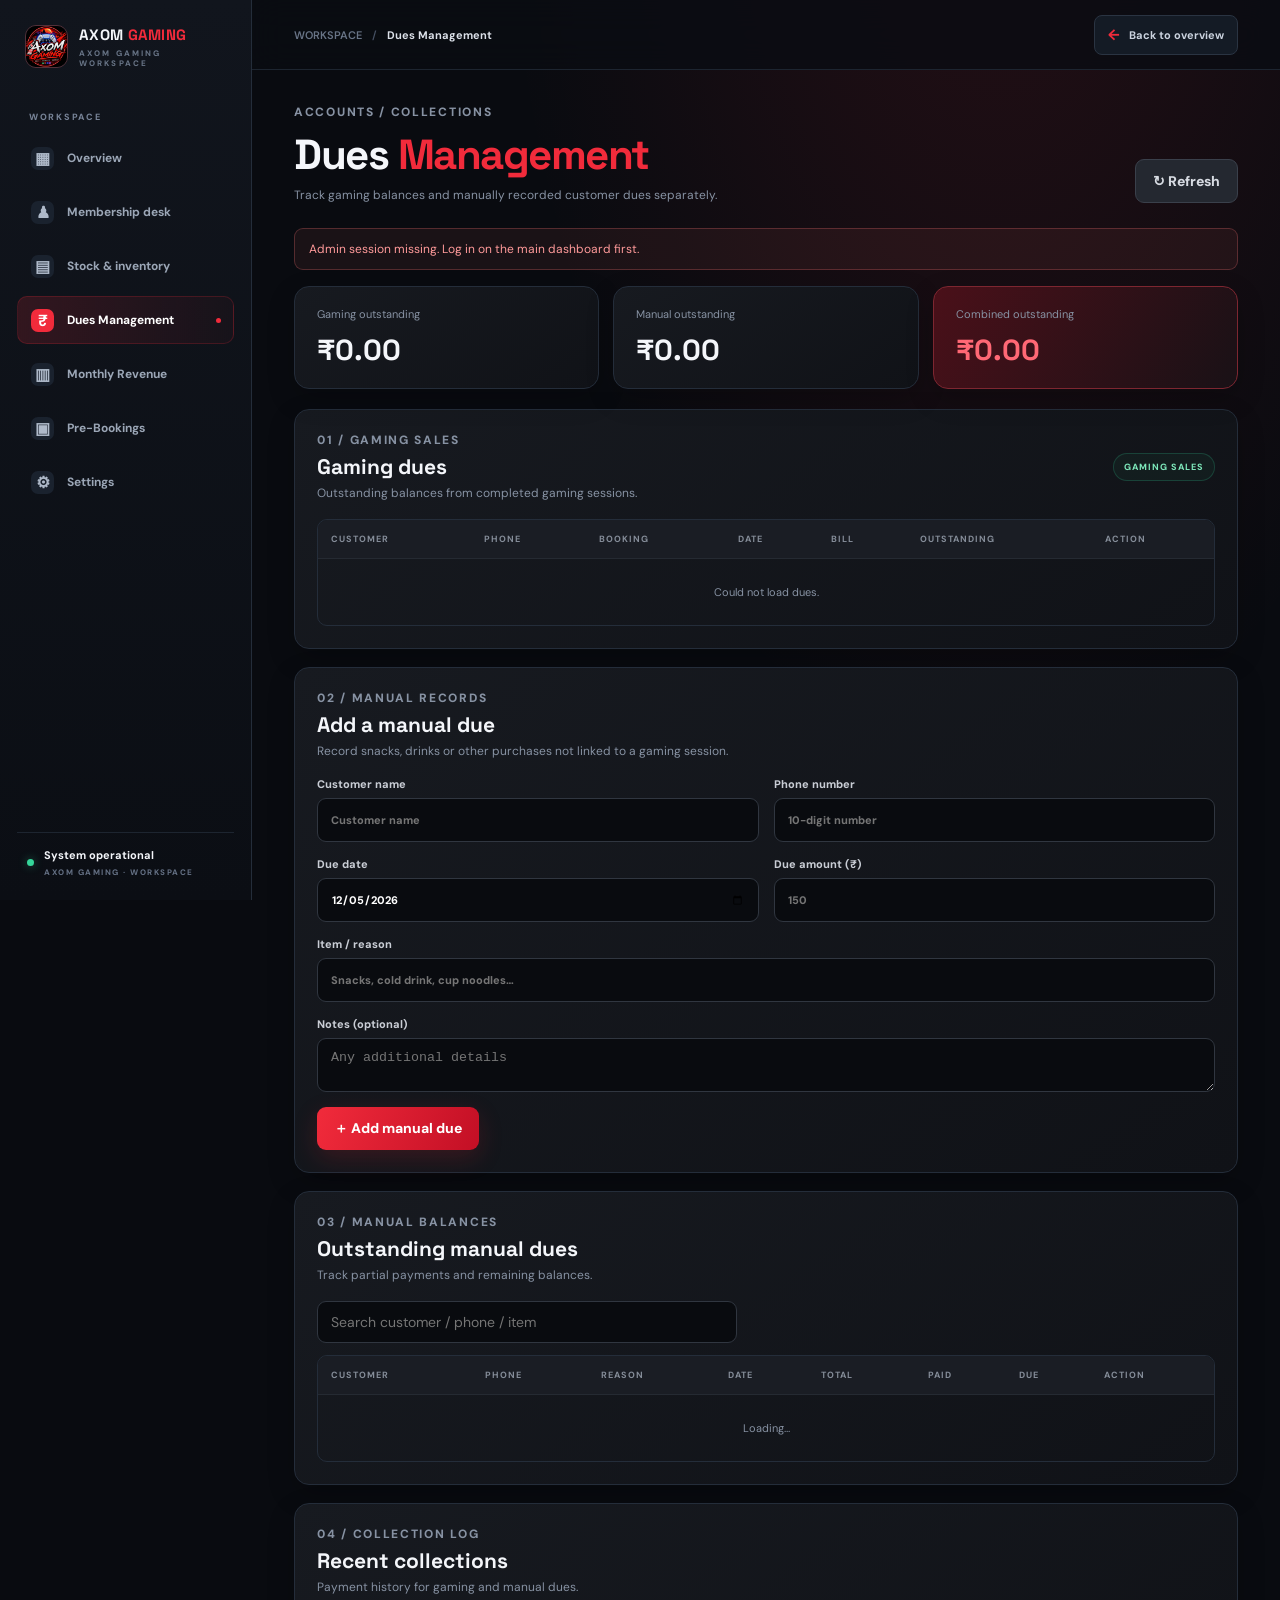
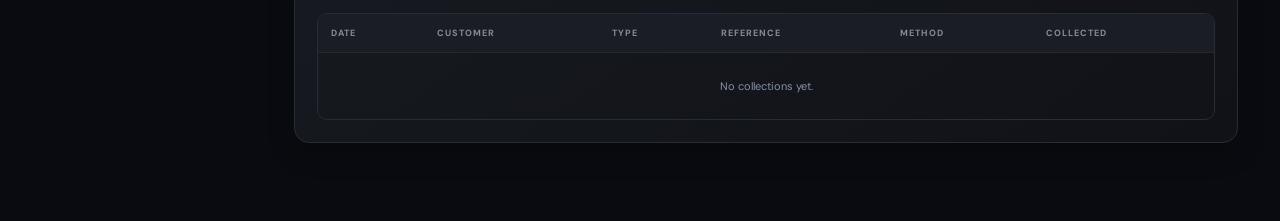
<file: dues.html>
<!doctype html>
<html lang="en">
<head>
  <meta charset="utf-8">
  <meta name="viewport" content="width=device-width,initial-scale=1">
  <meta name="theme-color" content="#090b10">
  <title>AXOM GAMING | Dues Management</title>
  <link rel="stylesheet" href="dues_sidebar.css">
</head>
<body>
<aside class="sidebar">
  <a class="brand" href="index.html">
    <img src="axom-logo.jpeg" alt="AXOM GAMING logo">
    <span class="brand-copy"><strong>AXOM <b>GAMING</b></strong><small>AXOM GAMING WORKSPACE</small></span>
  </a>
  <p class="nav-caption">WORKSPACE</p>
  <nav class="nav-list">
    <a class="nav-link" href="index.html"><span class="nav-icon">▦</span>Overview</a>
    <a class="nav-link" href="membership.html"><span class="nav-icon">♟</span>Membership desk</a>
    <a class="nav-link" href="stock.html"><span class="nav-icon">▤</span>Stock &amp; inventory</a>
    <a class="nav-link active" href="dues.html"><span class="nav-icon">₹</span>Dues Management<i></i></a>
    <a class="nav-link owner-only-link" data-owner-only href="report.html"><span class="nav-icon">▥</span><span>Monthly Revenue</span></a>
    <a class="nav-link" href="prebook.html"><span class="nav-icon">▣</span>Pre-Bookings</a>
    <a class="nav-link owner-only-link" data-admin-only href="settings.html"><span class="nav-icon">⚙</span><span>Settings</span></a>
  </nav>
  <div class="sidebar-footer"><span class="status-dot"></span><div><strong>System operational</strong><small>AXOM GAMING · WORKSPACE</small></div></div>
</aside>

<div class="main-column">
  <header class="topbar">
    <div class="mobile-brand"><img src="axom-logo.jpeg" alt=""><strong>AXOM <b>GAMING</b></strong></div>
    <div class="breadcrumb"><span>WORKSPACE</span><span class="crumb-sep">/</span><strong>Dues Management</strong></div>
    <a class="back-button" href="index.html"><span>←</span> Back to overview</a>
  </header>

  <main class="page-content">
    <section class="page-heading">
      <div>
        <p class="eyebrow">ACCOUNTS / COLLECTIONS</p>
        <h1>Dues <span>Management</span></h1>
        <p>Track gaming balances and manually recorded customer dues separately.</p>
      </div>
      <button id="refreshBtn" class="secondary-button">↻ Refresh</button>
    </section>

    <div id="notice" class="notice hidden"></div>

    <section class="summary-grid">
      <article class="summary-card"><p>Gaming outstanding</p><h2 id="gamingTotal">₹0.00</h2></article>
      <article class="summary-card"><p>Manual outstanding</p><h2 id="manualTotal">₹0.00</h2></article>
      <article class="summary-card highlight"><p>Combined outstanding</p><h2 id="combinedTotal">₹0.00</h2></article>
    </section>

    <section class="panel">
      <div class="panel-heading">
        <div><p class="eyebrow">01 / GAMING SALES</p><h2>Gaming dues</h2><p>Outstanding balances from completed gaming sessions.</p></div>
        <span class="count-pill">GAMING SALES</span>
      </div>
      <div class="table-wrap"><table>
        <thead><tr><th>Customer</th><th>Phone</th><th>Booking</th><th>Date</th><th>Bill</th><th>Outstanding</th><th>Action</th></tr></thead>
        <tbody id="gamingBody"><tr><td colspan="7" class="empty">Loading…</td></tr></tbody>
      </table></div>
    </section>

    <section class="panel">
      <div class="panel-heading"><div><p class="eyebrow">02 / MANUAL RECORDS</p><h2>Add a manual due</h2><p>Record snacks, drinks or other purchases not linked to a gaming session.</p></div></div>
      <form id="manualForm" class="manual-form">
        <label>Customer name<input name="customerName" required maxlength="100" placeholder="Customer name"></label>
        <label>Phone number<input name="phone" inputmode="numeric" pattern="[0-9]{10}" maxlength="10" placeholder="10-digit number"></label>
        <label>Due date<input name="dueDate" id="dueDate" type="date" required></label>
        <label>Due amount (₹)<input name="amount" type="number" min="0.01" step="0.01" required placeholder="150"></label>
        <label class="form-wide">Item / reason<input name="description" required maxlength="160" placeholder="Snacks, cold drink, cup noodles…"></label>
        <label class="form-wide">Notes (optional)<textarea name="notes" rows="2" maxlength="500" placeholder="Any additional details"></textarea></label>
        <div class="form-wide"><button class="primary-button" id="addDueBtn">＋ Add manual due</button></div>
      </form>
    </section>

    <section class="panel">
      <div class="panel-heading"><div><p class="eyebrow">03 / MANUAL BALANCES</p><h2>Outstanding manual dues</h2><p>Track partial payments and remaining balances.</p></div></div>
      <div class="toolbar"><input id="searchManual" class="search-input" placeholder="Search customer / phone / item"></div>
      <div class="table-wrap"><table>
        <thead><tr><th>Customer</th><th>Phone</th><th>Reason</th><th>Date</th><th>Total</th><th>Paid</th><th>Due</th><th>Action</th></tr></thead>
        <tbody id="manualBody"><tr><td colspan="8" class="empty">Loading…</td></tr></tbody>
      </table></div>
    </section>

    <section class="panel">
      <div class="panel-heading"><div><p class="eyebrow">04 / COLLECTION LOG</p><h2>Recent collections</h2><p>Payment history for gaming and manual dues.</p></div></div>
      <div class="table-wrap"><table>
        <thead><tr><th>Date</th><th>Customer</th><th>Type</th><th>Reference</th><th>Method</th><th>Collected</th></tr></thead>
        <tbody id="historyBody"><tr><td colspan="6" class="empty">No collections yet.</td></tr></tbody>
      </table></div>
    </section>
  </main>
</div>

<div id="paymentModal" class="modal hidden">
  <form id="paymentForm" class="modal-card">
    <button type="button" id="closeModal" class="modal-close">×</button>
    <p class="eyebrow">RECORD COLLECTION</p><h2>Collect payment</h2>
    <p id="paymentCustomer" class="customer-details"></p>
    <input type="hidden" name="type" id="paymentType"><input type="hidden" name="id" id="paymentId">
    <div class="balance-box"><span>Amount to collect</span><strong id="paymentBalance">₹0.00</strong></div>
    <label>Amount received (₹)<input id="paymentAmount" name="amount" type="number" min="0.01" step="0.01" required></label>
    <label>Payment method<select name="paymentMethod" required><option value="Cash">Cash</option><option value="UPI">UPI</option><option value="Other">Other</option></select></label>
    <p id="paymentError" class="form-error"></p>
    <div class="modal-actions"><button type="button" id="cancelPayment" class="secondary-button">Cancel</button><button class="primary-button" id="collectBtn">Save collection</button></div>
  </form>
</div>

<script src="dues.js"></script>
<script>
document.getElementById("cancelPayment").addEventListener("click", () => {
  document.getElementById("paymentModal").classList.add("hidden");
});
document.getElementById("paymentAmount").addEventListener("input", function () {
  const n = Number(this.value || 0);
  document.getElementById("paymentBalance").textContent =
    "₹" + n.toLocaleString("en-IN", {minimumFractionDigits:2, maximumFractionDigits:2});
});
</script>
<script>
if ("serviceWorker" in navigator) {
  window.addEventListener("load", () => navigator.serviceWorker.register("./service-worker.js").catch(() => {}));
}
</script>
</body>
</html>
</file>
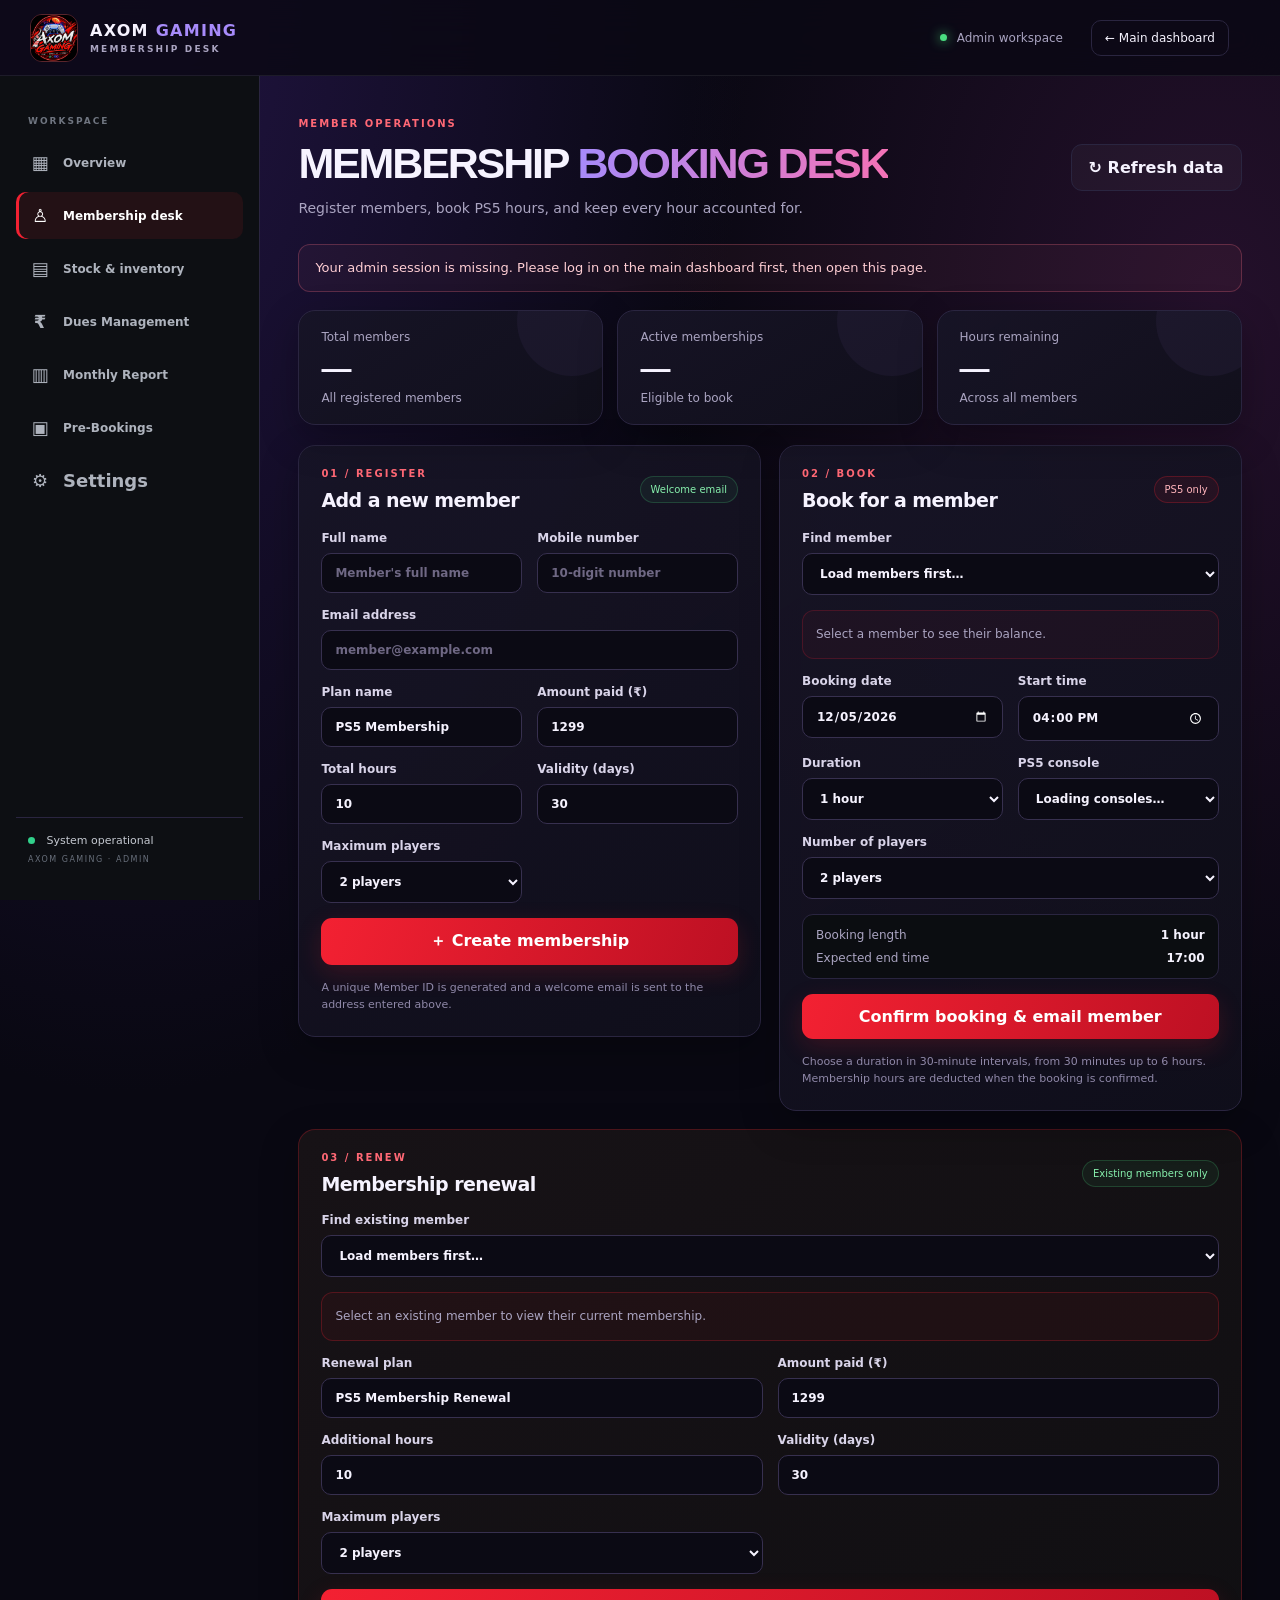
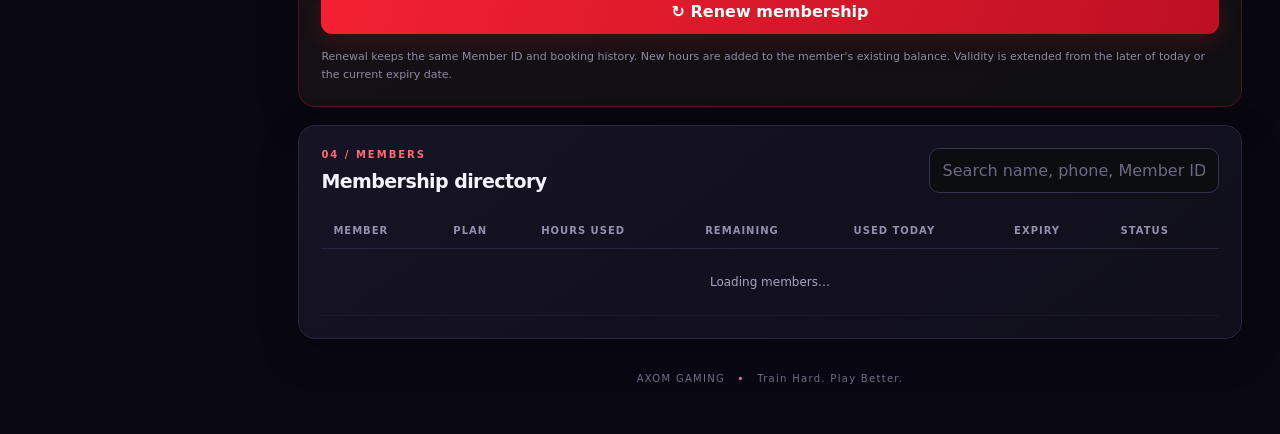
<file: membership.html>
<!doctype html>
<html lang="en">
<head>
  <link rel="manifest" href="./manifest.webmanifest">
  <meta name="theme-color" content="#08090d">
  <meta name="mobile-web-app-capable" content="yes">
  <meta name="apple-mobile-web-app-capable" content="yes">
  <meta name="apple-mobile-web-app-title" content="AXOM GAMING">
  <link rel="apple-touch-icon" href="./icon-192.png">

  <meta charset="utf-8">
  <meta name="viewport" content="width=device-width, initial-scale=1">
  <title>AXOM GAMING | Membership Desk</title>
  <link rel="stylesheet" href="membership.css">
</head>
<body>
  <header class="topbar">
    <a class="brand" href="index.html"><img src="axom-logo.jpeg" alt="AXOM GAMING logo"><span>AXOM <b>GAMING</b><small>MEMBERSHIP DESK</small></span></a>
    <div class="top-actions"><span class="live-dot"></span><span>Admin workspace</span><a href="index.html" class="back-link">← Main dashboard</a></div>
  </header>
  <aside class="sidebar" aria-label="Main navigation">
    <div class="side-label">WORKSPACE</div><a class="side-link" href="index.html"><span>▦</span> Overview</a>
    <a class="side-link active" href="membership.html"><span>♙</span> Membership desk</a>
    <a class="side-link" href="stock.html"><span>▤</span> Stock & inventory</a>
    <a class="side-link" href="dues.html"><span>₹</span> Dues Management</a>
    <a class="side-link owner-only-link" data-owner-only href="report.html"><span>▥</span> Monthly Report</a>
    <a class="side-link" href="prebook.html"><span class="nav-icon">▣</span>Pre-Bookings</a>
    <a class="side-link owner-only-link" data-owner-only data-admin-only href="settings.html"><span>⚙</span><span>Settings</span></a>
    <div class="sidebar-bottom"><span class="online-dot"></span> System operational<small>AXOM GAMING · ADMIN</small></div>
  </aside>
  <main class="wrap">
    <section class="hero">
      <div><p class="eyebrow">MEMBER OPERATIONS</p><h1>Membership <em>booking desk</em></h1><p class="sub">Register members, book PS5 hours, and keep every hour accounted for.</p></div>
      <button id="refreshBtn" class="btn btn-ghost">↻ Refresh data</button>
    </section>
    <div id="notice" class="notice hidden" role="status"></div>
    <section class="stats">
      <article class="stat"><span>Total members</span><strong id="statMembers">—</strong><small>All registered members</small></article>
      <article class="stat"><span>Active memberships</span><strong id="statActive">—</strong><small>Eligible to book</small></article>
      <article class="stat"><span>Hours remaining</span><strong id="statHours">—</strong><small>Across all members</small></article>
    </section>
    <div class="grid">
      <section class="panel">
        <div class="panel-head"><div><p class="eyebrow">01 / REGISTER</p><h2>Add a new member</h2></div><span class="badge">Welcome email</span></div>
        <form id="memberForm" class="form-grid">
          <label>Full name<input name="name" required placeholder="Member's full name"></label>
          <label>Mobile number<input name="phone" required inputmode="numeric" pattern="[0-9]{10}" maxlength="10" placeholder="10-digit number"></label>
          <label class="full">Email address<input name="email" type="email" required placeholder="member@example.com"></label>
          <label>Plan name<input name="planName" value="PS5 Membership" required></label>
          <label>Amount paid (₹)<input name="pricePaid" type="number" min="0" step="1" value="1299" required></label>
          <label>Total hours<input name="totalHours" type="number" min="1" step="1" value="10" required></label>
          <label>Validity (days)<input name="validityDays" type="number" min="1" step="1" value="30" required></label>
          <label>Maximum players<select name="maxPlayers"><option value="1">1 player</option><option value="2" selected>2 players</option><option value="3">3 players</option><option value="4">4 players</option></select></label>
          <div class="full"><button class="btn btn-primary" type="submit">＋ Create membership</button></div>
        </form>
        <p class="hint">A unique Member ID is generated and a welcome email is sent to the address entered above.</p>
      </section>
      <section class="panel">
        <div class="panel-head"><div><p class="eyebrow">02 / BOOK</p><h2>Book for a member</h2></div><span class="badge badge-purple">PS5 only</span></div>
        <form id="bookingForm" class="form-grid">
          <label class="full">Find member<select id="memberSelect" name="memberId" required><option value="">Load members first…</option></select></label>
          <div id="memberCard" class="member-card full"><span>Select a member to see their balance.</span></div>
          <label>Booking date<input name="date" id="bookingDate" type="date" required></label>
          <label>
            Start time
            <input
              name="startTime"
              type="time"
              step="60"
              value="16:00"
              required
            >
          </label>
          <label>Duration<select name="durationMinutes" required>
            <option value="30">30 minutes</option><option value="60" selected>1 hour</option>
            <option value="90">1 hour 30 minutes</option><option value="120">2 hours</option>
            <option value="150">2 hours 30 minutes</option><option value="180">3 hours</option>
            <option value="210">3 hours 30 minutes</option><option value="240">4 hours</option>
            <option value="270">4 hours 30 minutes</option><option value="300">5 hours</option>
            <option value="330">5 hours 30 minutes</option><option value="360">6 hours</option>
          </select></label>
          <label>PS5 console<select id="consoleSelect" name="consoleName" required><option value="">Loading consoles…</option></select></label>
          <label class="full">Number of players<select name="players" id="playersSelect"><option value="1">1 player</option><option value="2" selected>2 players</option><option value="3">3 players</option><option value="4">4 players</option></select></label>
          <div class="booking-summary full"><span>Booking length</span><strong id="durationSummary">1 hour</strong><span>Expected end time</span><strong id="endSummary">17:00</strong></div>
          <div class="full"><button class="btn btn-primary" type="submit">Confirm booking & email member</button></div>
        </form>
        <p class="hint">Choose a duration in 30-minute intervals, from 30 minutes up to 6 hours. Membership hours are deducted when the booking is confirmed.</p>
      </section>
    </div>
    <section class="panel renewal-panel">
      <div class="panel-head">
        <div><p class="eyebrow">03 / RENEW</p><h2>Membership renewal</h2></div>
        <span class="badge">Existing members only</span>
      </div>
      <form id="renewalForm" class="form-grid">
        <label class="full">Find existing member
          <select id="renewalMemberSelect" name="memberId" required>
            <option value="">Load members first…</option>
          </select>
        </label>
        <div id="renewalMemberCard" class="member-card full">
          <span>Select an existing member to view their current membership.</span>
        </div>
        <label>Renewal plan<input name="planName" value="PS5 Membership Renewal" required></label>
        <label>Amount paid (₹)<input name="pricePaid" type="number" min="0" step="1" value="1299" required></label>
        <label>Additional hours<input name="totalHours" type="number" min="1" step="1" value="10" required></label>
        <label>Validity (days)<input name="validityDays" type="number" min="1" step="1" value="30" required></label>
        <label>Maximum players<select name="maxPlayers"><option value="1">1 player</option><option value="2" selected>2 players</option><option value="3">3 players</option><option value="4">4 players</option></select></label>
        <div class="full"><button class="btn btn-primary" type="submit">↻ Renew membership</button></div>
      </form>
      <p class="hint">Renewal keeps the same Member ID and booking history. New hours are added to the member's existing balance. Validity is extended from the later of today or the current expiry date.</p>
    </section>
    <section class="panel members-panel">
      <div class="panel-head"><div><p class="eyebrow">04 / MEMBERS</p><h2>Membership directory</h2></div><input id="searchMembers" class="search" placeholder="Search name, phone, Member ID…"></div>
      <div class="table-wrap"><table><thead><tr><th>Member</th><th>Plan</th><th>Hours used</th><th>Remaining</th><th>Used today</th><th>Expiry</th><th>Status</th></tr></thead><tbody id="membersBody"><tr><td colspan="7" class="empty">Loading members…</td></tr></tbody></table></div>
    </section>
    <footer>AXOM GAMING <span>•</span> Train Hard. Play Better.</footer>
  </main>
  <script src="membership.js?v=3"></script>

<script>
  if ("serviceWorker" in navigator) {
    navigator.serviceWorker.getRegistrations().then(registrations => {
      registrations.forEach(registration => registration.unregister());
    });
  }
</script>


</body>
</html>
</file>
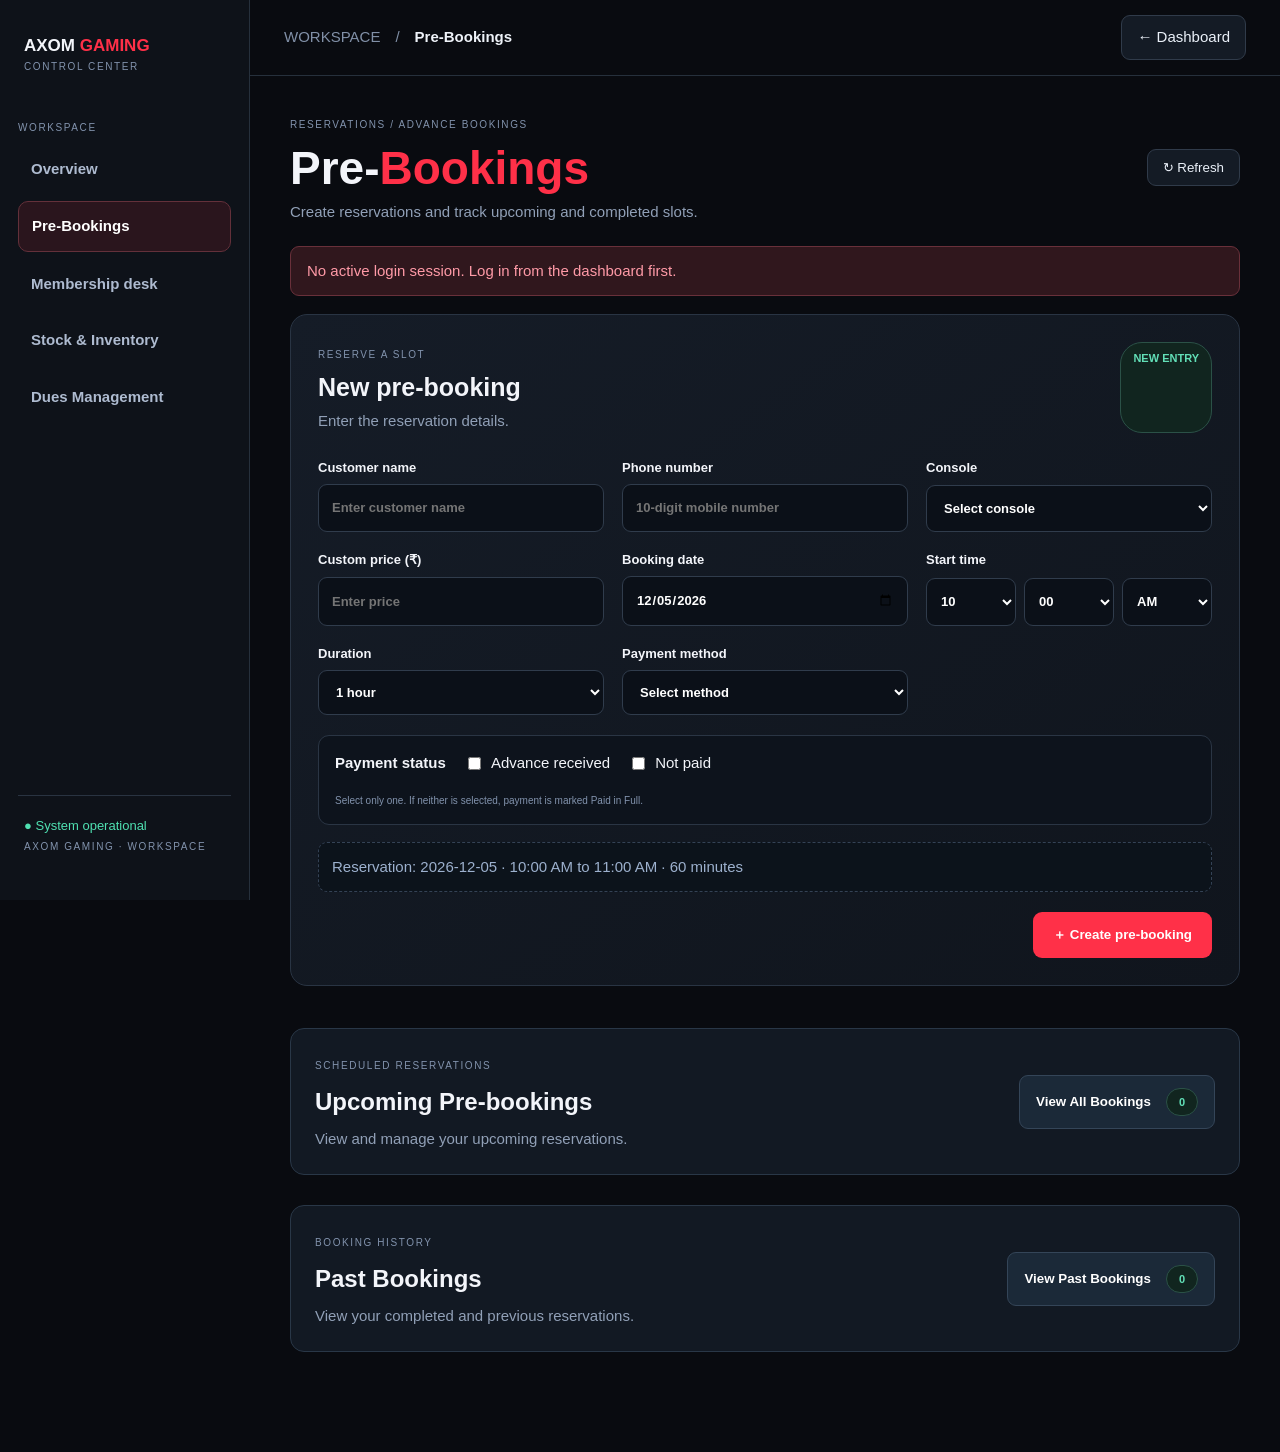
<file: prebook.html>
<!doctype html>
<html lang="en"><head><meta charset="utf-8"><meta name="viewport" content="width=device-width,initial-scale=1"><meta name="theme-color" content="#090b10"><title>AXOM GAMING | Pre-Bookings</title><link rel="stylesheet" href="prebook.css"></head>
<body>
<aside class="sidebar"><a class="brand" href="index.html"><b>AXOM <i>GAMING</i></b><small>CONTROL CENTER</small></a><p>WORKSPACE</p><nav><a href="index.html">Overview</a><a class="active" href="prebook.html">Pre-Bookings</a><a href="membership.html">Membership desk</a><a href="stock.html">Stock &amp; Inventory</a><a href="dues.html">Dues Management</a></nav><footer>● System operational<br><small>AXOM GAMING · WORKSPACE</small></footer></aside>
<div class="main"><header><span>WORKSPACE　/　<b>Pre-Bookings</b></span><a href="index.html">← Dashboard</a></header><main>
<section class="heading"><div><small>RESERVATIONS / ADVANCE BOOKINGS</small><h1>Pre-<em>Bookings</em></h1><p>Create reservations and track upcoming and completed slots.</p></div><button id="refreshBtn" class="secondary">↻ Refresh</button></section>
<div id="notice" class="notice hidden"></div>
<section class="panel"><div class="panelhead"><div><small>RESERVE A SLOT</small><h2>New pre-booking</h2><p>Enter the reservation details.</p></div><b class="tag">NEW ENTRY</b></div>
<form id="prebookForm"><div class="grid">
<label>Customer name<input id="customerName" maxlength="80" required placeholder="Enter customer name"></label>
<label>Phone number<input id="phone" type="tel" inputmode="numeric" maxlength="10" pattern="[0-9]{10}" required placeholder="10-digit mobile number"></label>
<label>Console<select id="consoleType" required><option value="">Select console</option><option>PS5</option><option>PS4</option><option>Whole Cafe</option></select></label>
<label>Custom price (₹)<input id="price" type="number" min="0" step="1" required placeholder="Enter price"></label>
<label>Booking date<input id="bookingDate" type="date" required></label>
<label>Start time
  <div class="time-picker">
    <select id="startHour" aria-label="Start hour" required>
      <option value="10" selected>10</option>
      <option value="11">11</option>
      <option value="12">12</option>
      <option value="1">1</option>
      <option value="2">2</option>
      <option value="3">3</option>
      <option value="4">4</option>
      <option value="5">5</option>
      <option value="6">6</option>
      <option value="7">7</option>
      <option value="8">8</option>
      <option value="9">9</option>
    </select>
    <select id="startMinute" aria-label="Start minute">
      <option value="00" selected>00</option>
      <option value="15">15</option>
      <option value="30">30</option>
      <option value="45">45</option>
    </select>
    <select id="startPeriod" aria-label="AM or PM">
      <option value="AM" selected>AM</option>
      <option value="PM">PM</option>
    </select>
  </div>
  <input id="startTime" type="hidden" required>
</label>
<label>Duration<select id="durationPreset"><option value="30">30 minutes</option><option value="60" selected>1 hour</option><option value="90">1.5 hours</option><option value="120">2 hours</option><option value="custom">Custom duration</option></select></label>
<label id="customDurationWrap" class="hidden">Custom duration (minutes)<input id="customDuration" type="number" min="15" step="15" placeholder="e.g. 150"></label>
<label>Payment method<select id="paymentMethod" required><option value="">Select method</option><option>Cash</option><option>UPI</option></select></label></div>
<div class="payment"><b>Payment status</b><label><input id="advanceReceived" type="checkbox"> Advance received</label><label><input id="notPaid" type="checkbox"> Not paid</label><small>Select only one. If neither is selected, payment is marked Paid in Full.</small></div>
<div id="bookingPreview" class="preview">Choose a date, time and duration.</div><div class="actions"><button id="saveBtn" class="primary" type="submit">＋ Create pre-booking</button></div></form></section>
<section class="upcoming-summary">
    <div>
        <small>SCHEDULED RESERVATIONS</small>
        <h2>Upcoming Pre-bookings</h2>
        <p>View and manage your upcoming reservations.</p>
    </div>

    <button type="button" id="openBookingsModal" class="view-bookings-btn">
        View All Bookings
        <span id="upcomingCount" class="count">0</span>
    </button>
</section>
<!-- PAST BOOKINGS SUMMARY -->
<section class="upcoming-summary">
    <div>
        <small>BOOKING HISTORY</small>
        <h2>Past Bookings</h2>
        <p>View your completed and previous reservations.</p>
    </div>

    <button type="button" id="openPastBookingsModal"
            class="view-bookings-btn">
        View Past Bookings
        <span id="pastCount" class="count">0</span>
    </button>
</section>
</main>
</div>

<!-- UPCOMING BOOKINGS POPUP -->
<div class="bookings-modal" id="bookingsModal">
    <div class="bookings-modal-content">

        <div class="bookings-modal-header">
            <div>
                <small>RESERVATION MANAGEMENT</small>
                <h2>Upcoming Bookings</h2>
                <p>All your scheduled customer reservations.</p>
            </div>

            <button type="button" id="closeBookingsModal">&times;</button>
        </div>

        <div class="bookings-modal-body">
            <div id="upcomingList" class="cards">Loading...</div>
        </div>

        <div class="bookings-modal-footer">
            <span>Upcoming reservations</span>
            <button type="button" id="doneBookingsModal">Done</button>
        </div>

    </div>
</div>

<!-- PAST BOOKINGS POPUP -->
<div class="bookings-modal" id="pastBookingsModal">

    <div class="bookings-modal-content">

        <div class="bookings-modal-header">
            <div>
                <small>BOOKING HISTORY</small>
                <h2>Past Bookings</h2>
                <p>All your previous customer reservations.</p>
            </div>

            <button type="button" id="closePastBookingsModal">
                &times;
            </button>
        </div>

        <div class="bookings-modal-body">
            <div id="pastList" class="cards">
                Loading...
            </div>
        </div>

        <div class="bookings-modal-footer">
            <span>Previous reservations</span>

            <button type="button" id="donePastBookingsModal">
                Done
            </button>
        </div>

    </div>

</div>

<script src="prebook.js"></script>
</body>
</html>
</file>
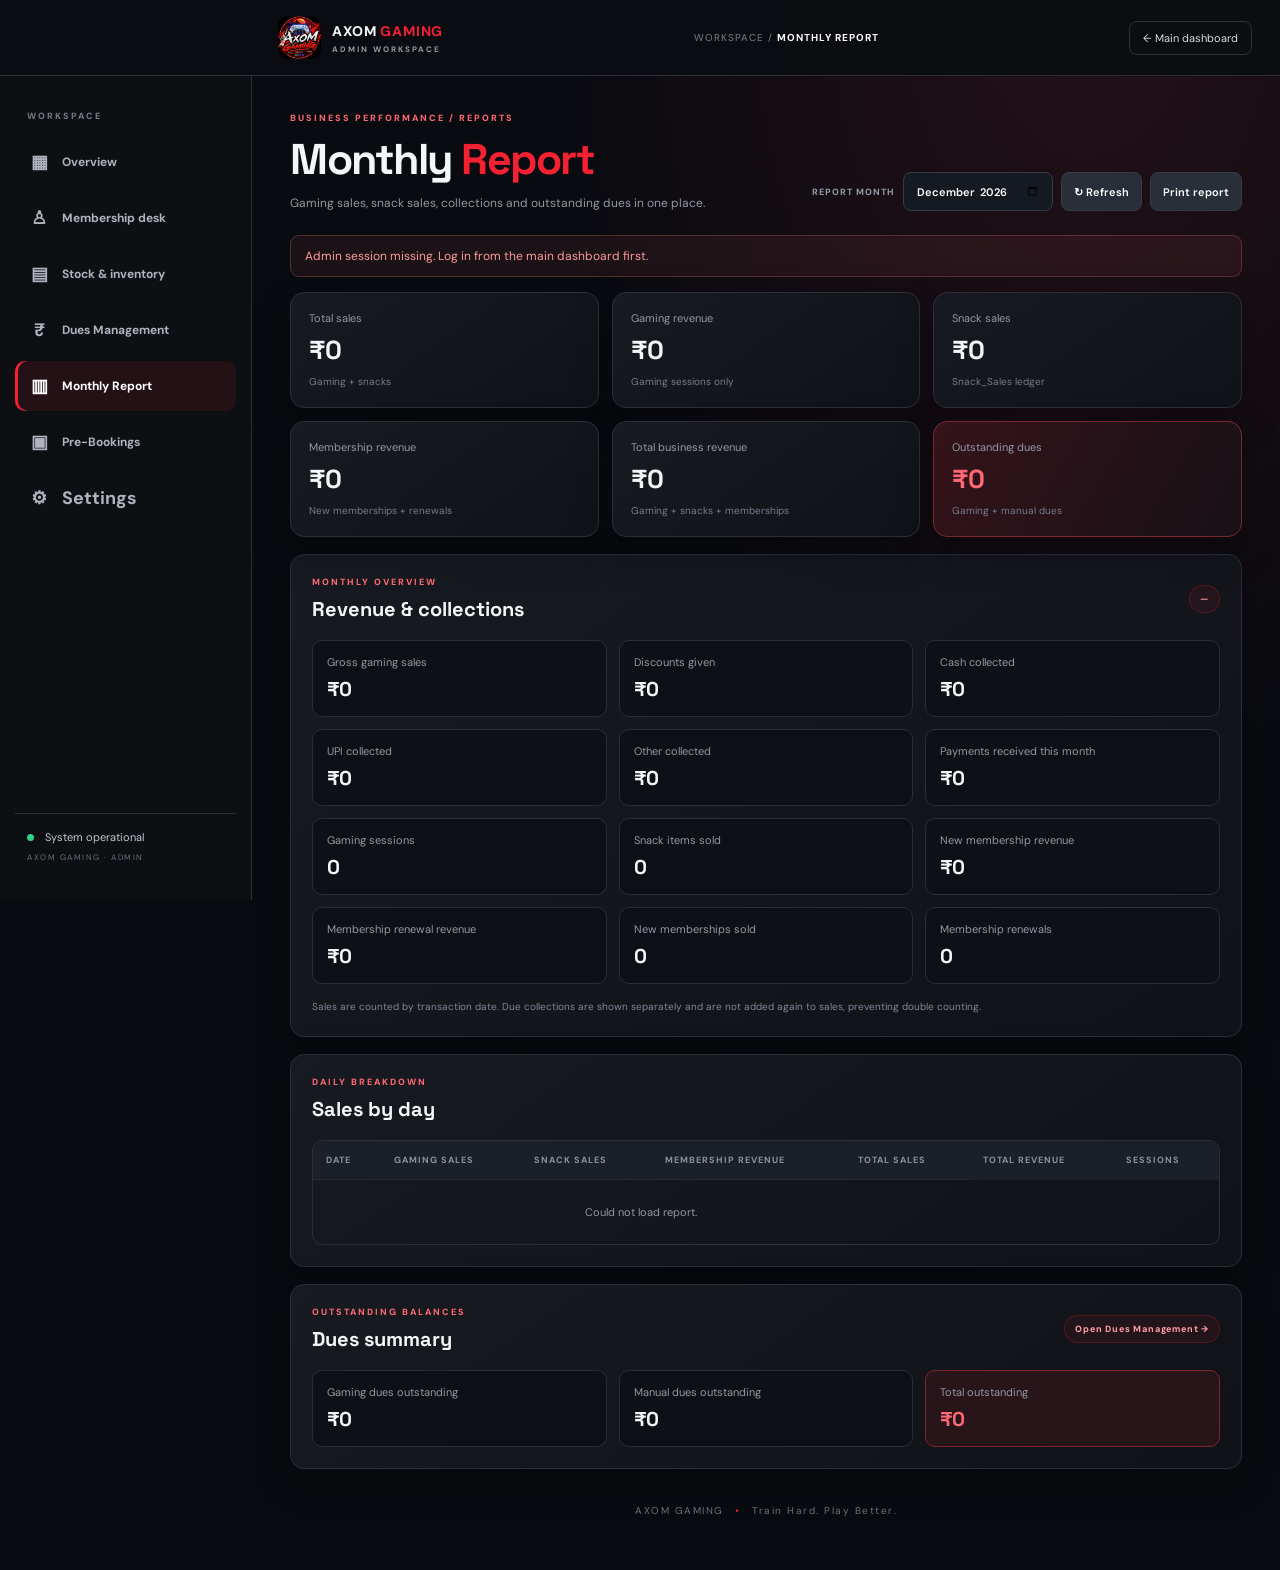
<file: report.html>
<!doctype html>
<html lang="en">
<head>
<meta charset="utf-8">
<meta name="viewport" content="width=device-width,initial-scale=1">
<meta name="theme-color" content="#08090d">
<title>AXOM GAMING | Monthly Report</title>
<link rel="stylesheet" href="report.css">
</head>
<body>

<header class="topbar">
  <a class="brand" href="index.html">
    <img src="axom-logo.jpeg" alt="">
    <span>AXOM <b>GAMING</b><small>ADMIN WORKSPACE</small></span>
  </a>
  <span class="crumb">WORKSPACE / <strong>MONTHLY REPORT</strong></span>
  <a class="back" href="index.html">← Main dashboard</a>
</header>

<aside class="sidebar">
  <div class="side-label">WORKSPACE</div>
  <a class="side-link" href="index.html"><span>▦</span>Overview</a>
  <a class="side-link" href="membership.html"><span>♙</span>Membership desk</a>
  <a class="side-link" href="stock.html"><span>▤</span>Stock &amp; inventory</a>
  <a class="side-link" href="dues.html"><span>₹</span>Dues Management</a>
  <a class="side-link active" href="report.html"><span>▥</span>Monthly Report</a>
  <a class="side-link" href="prebook.html"><span class="nav-icon">▣</span>Pre-Bookings</a>
  <a class="side-link owner-only-link" data-admin-only href="settings.html"><span class="nav-icon">⚙</span><span>Settings</span></a>
  <div class="sidebar-bottom">
    <i></i> System operational
    <small>AXOM GAMING · ADMIN</small>
  </div>
</aside>

<main class="main">

  <section class="heading">
    <div>
      <p class="eyebrow">BUSINESS PERFORMANCE / REPORTS</p>
      <h1>Monthly <em>Report</em></h1>
      <p class="sub">Gaming sales, snack sales, collections and outstanding dues in one place.</p>
    </div>

    <div class="controls">
      <label for="monthPicker">REPORT MONTH</label>
      <input id="monthPicker" type="month">
      <button id="refreshBtn">↻ Refresh</button>
      <button id="printBtn">Print report</button>
    </div>
  </section>

  <div id="notice" class="notice hidden"></div>

  <div class="summary">
    <article>
      <span>Total sales</span>
      <strong id="totalSales">₹0</strong>
      <small>Gaming + snacks</small>
    </article>

    <article>
      <span>Gaming revenue</span>
      <strong id="gamingSales">₹0</strong>
      <small>Gaming sessions only</small>
    </article>

    <article>
      <span>Snack sales</span>
      <strong id="snackSales">₹0</strong>
      <small>Snack_Sales ledger</small>
    </article>

    <article>
      <span>Membership revenue</span>
      <strong id="membershipRevenue">₹0</strong>
      <small>New memberships + renewals</small>
    </article>

    <article>
      <span>Total business revenue</span>
      <strong id="totalRevenue">₹0</strong>
      <small>Gaming + snacks + memberships</small>
    </article>

    <article class="alert">
      <span>Outstanding dues</span>
      <strong id="totalDues">₹0</strong>
      <small>Gaming + manual dues</small>
    </article>
  </div>

  <section class="panel">
    <div class="panel-title">
      <div>
        <p class="eyebrow">MONTHLY OVERVIEW</p>
        <h2>Revenue &amp; collections</h2>
      </div>
      <span id="monthLabel" class="tag">—</span>
    </div>

    <div class="metrics">
      <div><span>Gross gaming sales</span><b id="grossGamingSales">₹0</b></div>
      <div><span>Discounts given</span><b id="totalDiscount">₹0</b></div>
      <div><span>Cash collected</span><b id="cashCollected">₹0</b></div>
      <div><span>UPI collected</span><b id="upiCollected">₹0</b></div>
      <div><span>Other collected</span><b id="otherCollected">₹0</b></div>
      <div><span>Payments received this month</span><b id="dueCollections">₹0</b></div>
      <div><span>Gaming sessions</span><b id="sessionCount">0</b></div>
      <div><span>Snack items sold</span><b id="snackQty">0</b></div>
      <div><span>New membership revenue</span><b id="newMembershipRevenue">₹0</b></div>
      <div><span>Membership renewal revenue</span><b id="renewalRevenue">₹0</b></div>
      <div><span>New memberships sold</span><b id="newMembershipCount">0</b></div>
      <div><span>Membership renewals</span><b id="renewalCount">0</b></div>
    </div>

    <p class="note">
      Sales are counted by transaction date. Due collections are shown separately and are not added again to sales, preventing double counting.
    </p>
  </section>

  <section class="panel">
    <div class="panel-title">
      <div>
        <p class="eyebrow">DAILY BREAKDOWN</p>
        <h2>Sales by day</h2>
      </div>
    </div>

    <div class="table-wrap">
      <table>
        <thead>
          <tr>
            <th>Date</th>
            <th>Gaming sales</th>
            <th>Snack sales</th>
            <th>Membership revenue</th>
            <th>Total sales</th>
            <th>Total revenue</th>
            <th>Sessions</th>
          </tr>
        </thead>
        <tbody id="dailyBody">
          <tr><td colspan="5" class="empty">Select a month.</td></tr>
        </tbody>
      </table>
    </div>
  </section>

  <section class="panel">
    <div class="panel-title">
      <div>
        <p class="eyebrow">OUTSTANDING BALANCES</p>
        <h2>Dues summary</h2>
      </div>
      <a href="dues.html" class="tag linktag">Open Dues Management →</a>
    </div>

    <div class="dues-grid">
      <div><span>Gaming dues outstanding</span><b id="gamingDues">₹0</b></div>
      <div><span>Manual dues outstanding</span><b id="manualDues">₹0</b></div>
      <div><span>Total outstanding</span><b id="duesGrand">₹0</b></div>
    </div>
  </section>

  <footer>AXOM GAMING <i>•</i> Train Hard. Play Better.</footer>

</main>

<script src="report.js"></script>
</body>
</html>
</file>
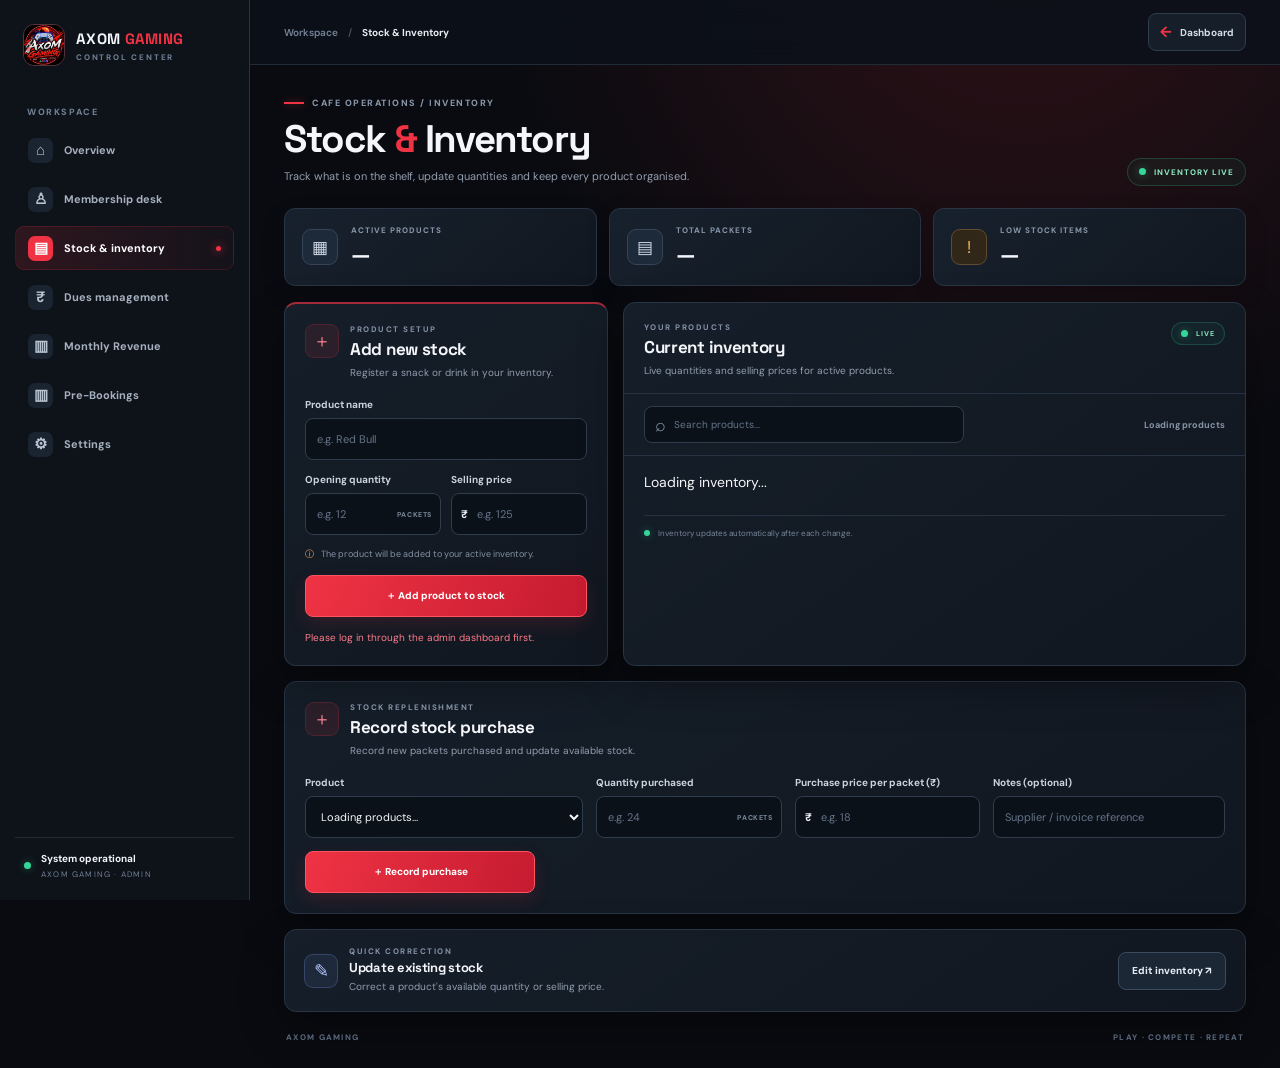
<file: stock.html>
<!DOCTYPE html>
<html lang="en">
<head>
  <link rel="manifest" href="./manifest.webmanifest">
  <meta name="theme-color" content="#090b10">
  <meta name="mobile-web-app-capable" content="yes">
  <meta name="apple-mobile-web-app-capable" content="yes">
  <meta name="apple-mobile-web-app-title" content="AXOM GAMING">
  <link rel="apple-touch-icon" href="./icon-192.png">

  <meta charset="UTF-8">
  <meta name="viewport" content="width=device-width, initial-scale=1.0">
  <meta name="theme-color" content="#090b10">
  <title>AXOM GAMING | Stock & Inventory</title>
  <link rel="preconnect" href="https://fonts.googleapis.com">
  <link rel="preconnect" href="https://fonts.gstatic.com" crossorigin>
  <link href="https://fonts.googleapis.com/css2?family=DM+Sans:wght@400;500;600;700;800&family=Space+Grotesk:wght@500;600;700&display=swap" rel="stylesheet">
  <link rel="stylesheet" href="stock.css?v=inventory-fix-2">
</head>
<body>
  <div class="app-shell">
    <aside class="sidebar" aria-label="Main navigation">
      <a class="brand" href="index.html">
        <img src="axom-logo.jpeg" alt="AXOM GAMING logo">
        <span class="brand-copy"><strong>AXOM <b>GAMING</b></strong><small>CONTROL CENTER</small></span>
      </a>

      <div class="nav-caption">WORKSPACE</div>
      <nav class="nav-list">
        <a class="nav-link" href="index.html"><span class="nav-icon">⌂</span><span>Overview</span></a>
        <a class="nav-link" href="membership.html"><span class="nav-icon">♙</span><span>Membership desk</span></a>
        <a class="nav-link active" href="stock.html"><span class="nav-icon">▤</span><span>Stock & inventory</span><i></i></a>
        <a class="nav-link" href="dues.html"><span class="nav-icon">₹</span><span>Dues management</span></a>
        <a class="nav-link owner-only-link" data-owner-only href="report.html"><span class="nav-icon">▥</span><span>Monthly Revenue</span></a>
        <a class="nav-link" href="prebook.html"><span class="nav-icon">▥</span><span>Pre-Bookings</span></a>
        <a class="nav-link owner-only-link" data-admin-only href="settings.html"><span class="nav-icon">⚙</span><span>Settings</span></a>

      </nav>

      <div class="sidebar-footer">
        <span class="status-dot"></span>
        <span><strong>System operational</strong><small>AXOM GAMING · ADMIN</small></span>
      </div>
    </aside>

    <div class="main-column">
      <header class="topbar">
        <div class="mobile-brand">
          <img src="axom-logo.jpeg" alt="">
          <strong>AXOM <b>GAMING</b></strong>
        </div>
        <div class="breadcrumb"><span>Workspace</span><span class="crumb-sep">/</span><strong>Stock & Inventory</strong></div>
        <a href="index.html" class="back-button"><span>←</span> Dashboard</a>
      </header>

      <main class="page-content">
        <section class="page-heading">
          <div>
            <div class="eyebrow"><span class="eyebrow-line"></span> CAFE OPERATIONS / INVENTORY</div>
            <h1>Stock <span>&</span> Inventory</h1>
            <p>Track what is on the shelf, update quantities and keep every product organised.</p>
          </div>
          <div class="heading-badge"><span class="status-dot"></span> INVENTORY LIVE</div>
        </section>

        <section class="inventory-overview" aria-label="Inventory overview">
          <article class="overview-card">
            <span class="overview-icon">▦</span>
            <div><small>ACTIVE PRODUCTS</small><strong id="totalProducts">—</strong></div>
          </article>
          <article class="overview-card">
            <span class="overview-icon">▤</span>
            <div><small>TOTAL PACKETS</small><strong id="totalPackets">—</strong></div>
          </article>
          <article class="overview-card">
            <span class="overview-icon warning-icon">!</span>
            <div><small>LOW STOCK ITEMS</small><strong id="lowStockCount">—</strong></div>
          </article>
        </section>

        <section class="workspace-grid">
          <section class="panel add-panel" data-admin-only aria-labelledby="addStockHeading">
            <div class="panel-heading">
              <div class="panel-icon add-icon">＋</div>
              <div>
                <div class="panel-kicker">PRODUCT SETUP</div>
                <h2 id="addStockHeading">Add new stock</h2>
                <p>Register a snack or drink in your inventory.</p>
              </div>
            </div>

            <form id="addStockForm" class="stock-form">
              <div class="field">
                <label for="snackName">Product name</label>
                <input id="snackName" type="text" placeholder="e.g. Red Bull" maxlength="100" required>
              </div>
              <div class="form-row">
                <div class="field">
                  <label for="quantity">Opening quantity</label>
                  <div class="input-wrap"><input id="quantity" type="number" min="1" step="1" placeholder="e.g. 12" required><span>PACKETS</span></div>
                </div>
                <div class="field">
                  <label for="sellingPrice">Selling price</label>
                  <div class="input-wrap price-input"><span>₹</span><input id="sellingPrice" type="number" min="0.01" step="0.01" placeholder="e.g. 125" required></div>
                </div>
              </div>
              <div class="form-note"><span>ⓘ</span> The product will be added to your active inventory.</div>
              <button id="saveButton" type="submit" class="primary-button"><span>＋</span> Add product to stock</button>
              <p id="message" aria-live="polite"></p>
            </form>
          </section>

          <section class="panel inventory-panel" aria-labelledby="inventoryHeading">
            <div class="inventory-top">
              <div>
                <div class="panel-kicker">YOUR PRODUCTS</div>
                <h2 id="inventoryHeading">Current inventory</h2>
                <p>Live quantities and selling prices for active products.</p>
              </div>
              <div class="live-pill"><span class="status-dot"></span> LIVE</div>
            </div>
            <div class="inventory-tools">
              <label class="search-box" for="stockSearch">
                <span aria-hidden="true">⌕</span>
                <input id="stockSearch" type="search" placeholder="Search products..." autocomplete="off">
              </label>
              <span class="product-count" id="visibleProductCount">Loading products</span>
            </div>
            <div id="stockList" class="stock-list" aria-live="polite">
              <p class="empty-state">Loading inventory...</p>
            </div>
            <div class="inventory-footer"><span class="status-dot"></span> Inventory updates automatically after each change.</div>
          </section>
        </section>


        <section class="panel purchase-panel" aria-labelledby="purchaseStockHeading">
          <div class="panel-heading">
            <div class="panel-icon add-icon">＋</div>
            <div>
              <div class="panel-kicker">STOCK REPLENISHMENT</div>
              <h2 id="purchaseStockHeading">Record stock purchase</h2>
              <p>Record new packets purchased and update available stock.</p>
            </div>
          </div>
          <form id="purchaseStockForm" class="stock-form">
            <div class="field">
              <label for="purchaseSnackId">Product</label>
              <select id="purchaseSnackId" required><option value="">Loading products…</option></select>
            </div>
            <div class="form-row">
              <div class="field">
                <label for="purchaseQuantity">Quantity purchased</label>
                <div class="input-wrap"><input id="purchaseQuantity" type="number" min="1" step="1" required placeholder="e.g. 24"><span>PACKETS</span></div>
              </div>
              <div class="field">
                <label for="purchasePrice">Purchase price per packet (₹)</label>
                <div class="input-wrap price-input"><span>₹</span><input id="purchasePrice" type="number" min="0.01" step="0.01" required placeholder="e.g. 18"></div>
              </div>
            </div>
            <div class="field">
              <label for="purchaseNotes">Notes (optional)</label>
              <input id="purchaseNotes" type="text" maxlength="250" placeholder="Supplier / invoice reference">
            </div>
            <button id="purchaseButton" type="submit" class="primary-button">＋ Record purchase</button>
            <p id="purchaseMessage" aria-live="polite"></p>
          </form>
        </section>

        <section class="panel edit-panel" data-admin-only>
          <div class="edit-copy">
            <div class="panel-icon edit-icon">✎</div>
            <div>
              <div class="panel-kicker">QUICK CORRECTION</div>
              <h2>Update existing stock</h2>
              <p>Correct a product's available quantity or selling price.</p>
            </div>
          </div>
          <button type="button" id="openEditStockModal" class="secondary-button">Edit inventory <span>↗</span></button>
        </section>

        <footer class="page-footer"><span>AXOM GAMING</span><span>PLAY · COMPETE · REPEAT</span></footer>
      </main>
    </div>
  </div>

  <div id="editStockModal" class="modal-overlay" role="dialog" aria-modal="true" aria-labelledby="editStockHeading">
    <div class="modal-box">
      <button type="button" id="closeEditStockModal" class="modal-close" aria-label="Close dialog">×</button>
      <div class="modal-kicker">INVENTORY CONTROL</div>
      <h2 id="editStockHeading">Edit product stock</h2>
      <p class="modal-description">Choose a product and enter its corrected stock quantity and selling price.</p>
      <form id="editStockForm">
        <div class="field">
          <label for="editSnackId">Select product</label>
          <div class="custom-product-select" id="editProductDropdown">
              <button type="button" class="product-select-trigger" id="editProductTrigger">
                  <span id="editProductSelected">Select a product</span>
                  <span class="select-arrow">⌄</span>
              </button>

              <div class="product-dropdown-menu" id="editProductMenu">
                  <input
                      type="search"
                      id="editProductSearch"
                      placeholder="Search products..."
                      autocomplete="off"
                  >
                  <div class="product-dropdown-list" id="editProductOptions">
                      <div class="product-option-empty">Loading products...</div>
                  </div>
              </div>
          </div>

          <select id="editSnackId" style="display:none">
              <option value="">Select a product</option>
          </select>
        </div>
        <div class="form-row">
          <div class="field">
            <label for="editQuantity">Correct quantity</label>
            <input id="editQuantity" type="number" min="0" step="1" required>
          </div>
          <div class="field">
            <label for="editSellingPrice">Selling price (₹)</label>
            <input id="editSellingPrice" type="number" min="0.01" step="0.01" required>
          </div>
        </div>
        <div class="modal-warning"><span>!</span> This sets the stock to the quantity entered; it does not add to the existing quantity.</div>
        <button id="editStockButton" type="submit" class="primary-button">Save changes</button>
        <p id="editMessage" aria-live="polite"></p>
      </form>
    </div>
  </div>

  <script src="stock.js?v=inventory-fix-2"></script>

<script>
  if ("serviceWorker" in navigator) {
    window.addEventListener("load", () => {
      navigator.serviceWorker.register("./service-worker.js")
        .catch(error => console.error("AXOM app offline setup failed:", error));
    });
  }
</script>

</body>
</html>
</file>
<file: dues_sidebar.css>
@import url('https://fonts.googleapis.com/css2?family=DM+Sans:wght@400;500;600;700;800&family=Space+Grotesk:wght@500;600;700&display=swap');
:root{--bg:#090b10;--surface:#121720;--surface2:#171e29;--line:#242d3a;--text:#f4f6fa;--muted:#8792a3;--red:#f12b3b;--green:#35d69a;--shadow:0 20px 55px rgba(0,0,0,.24)}*{box-sizing:border-box}body{margin:0;min-height:100vh;background:radial-gradient(ellipse at 78% -15%,rgba(241,43,59,.13),transparent 36%),var(--bg);color:var(--text);font:14px 'DM Sans',Arial,sans-serif}button,input,select{font:inherit}a{color:inherit;text-decoration:none}.hidden{display:none!important}.sidebar{position:fixed;inset:0 auto 0 0;width:252px;z-index:30;display:flex;flex-direction:column;padding:25px 17px 18px;background:linear-gradient(180deg,#11151d,#0b0e14);border-right:1px solid var(--line)}.brand{display:flex;align-items:center;gap:11px;padding:0 8px 30px}.brand img,.mobile-brand img{width:43px;height:43px;object-fit:cover;border-radius:11px;border:1px solid #533039}.brand-copy strong{display:block;font:700 15px 'Space Grotesk';letter-spacing:.3px}.brand-copy b,.mobile-brand b{color:var(--red)}.brand-copy small{display:block;margin-top:4px;color:#687486;font-size:8px;font-weight:800;letter-spacing:2.1px}.nav-caption,.panel-kicker,.eyebrow{color:#778397;font-size:9px;font-weight:800;letter-spacing:1.7px}.nav-caption{margin:13px 12px 11px}.nav-list{display:grid;gap:6px}.nav-link{position:relative;display:flex;align-items:center;gap:13px;min-height:48px;padding:0 13px;border:1px solid transparent;border-radius:10px;color:#9ba6b6;font-size:12px;font-weight:700}.nav-icon{display:grid;place-items:center;width:23px;height:23px;border-radius:7px;background:#1a222e;color:#aeb9c9;font-size:16px}.nav-link:hover,.nav-link.active{color:#fff;background:linear-gradient(90deg,rgba(241,43,59,.16),rgba(241,43,59,.035));border-color:rgba(241,43,59,.2)}.nav-link.active .nav-icon{background:var(--red);color:#fff}.nav-link.active i{position:absolute;right:12px;width:5px;height:5px;border-radius:50%;background:var(--red)}.sidebar-footer{display:flex;align-items:center;gap:10px;margin-top:auto;padding:15px 10px 5px;border-top:1px solid #1d2530}.sidebar-footer strong{display:block;font-size:11px}.sidebar-footer small{display:block;margin-top:5px;color:#647084;font-size:8px;letter-spacing:1.5px;font-weight:800}.status-dot{display:inline-block;width:7px;height:7px;border-radius:50%;background:var(--green);box-shadow:0 0 10px rgba(53,214,154,.45)}.main-column{min-height:100vh;margin-left:252px}.topbar{height:70px;display:flex;align-items:center;justify-content:space-between;gap:20px;padding:0 42px;border-bottom:1px solid #1d2530;background:rgba(10,13,19,.82);backdrop-filter:blur(16px)}.breadcrumb{display:flex;align-items:center;gap:10px;color:#687486;font-size:11px;font-weight:600}.breadcrumb strong{color:#dce1e9}.crumb-sep{color:#465163}.back-button{display:inline-flex;align-items:center;gap:9px;padding:9px 13px;border:1px solid #2a3442;border-radius:8px;background:#141b25;color:#cbd3df;font-size:11px;font-weight:700}.back-button span{color:var(--red);font-size:15px}.mobile-brand{display:none}.page-content{width:min(1440px,100%);margin:auto;padding:34px 42px 60px}.page-heading{display:flex;align-items:flex-end;justify-content:space-between;gap:20px;margin-bottom:25px}.page-heading h1{margin:8px 0 6px;font:700 clamp(30px,4vw,42px) 'Space Grotesk';letter-spacing:-1.5px}.page-heading h1 span{color:var(--red)}.page-heading p,.panel-heading p{margin:0;color:var(--muted);font-size:12px}.primary-button,.secondary-button{border:0;border-radius:9px;padding:12px 17px;font-weight:800;cursor:pointer}.primary-button{background:linear-gradient(110deg,var(--red),#c30f25);color:white;box-shadow:0 8px 24px #f321322b}.primary-button:disabled{opacity:.55;cursor:wait}.secondary-button{background:#242830;color:#d7dbe2;border:1px solid #3a404b}.summary-grid{display:grid;grid-template-columns:repeat(3,minmax(0,1fr));gap:14px;margin-bottom:20px}.summary-card,.panel{border:1px solid var(--line);border-radius:15px;background:linear-gradient(145deg,#171a20,#101217);box-shadow:0 10px 28px #0003}.summary-card{padding:20px 22px}.summary-card p{margin:0 0 10px;color:var(--muted);font-size:11px}.summary-card h2{margin:0;font:800 29px 'Space Grotesk'}.summary-card.highlight{background:linear-gradient(120deg,#4a1019,#191116);border-color:#7d2630}.summary-card.highlight h2{color:#ff6875}.panel{padding:22px;margin-bottom:18px;min-width:0}.panel-heading{display:flex;justify-content:space-between;align-items:center;gap:16px;margin-bottom:18px}.panel-heading h2{margin:5px 0;font:700 21px 'Space Grotesk'}.live-pill,.count-pill{display:inline-flex;align-items:center;gap:8px;padding:7px 10px;border:1px solid #35d69a33;border-radius:30px;color:#7de7ba;background:#35d69a0c;font-size:9px;font-weight:800;letter-spacing:1px;white-space:nowrap}.toolbar{display:flex;justify-content:space-between;align-items:center;gap:12px;margin-bottom:12px}.search-input{width:min(420px,100%);padding:11px 13px;border:1px solid #303640;border-radius:9px;background:#090b0f;color:var(--text);outline:none}.search-input:focus,input:focus,select:focus{border-color:var(--red)}.table-wrap{overflow:auto;border:1px solid var(--line);border-radius:10px}table{width:100%;border-collapse:collapse;min-width:700px}th{padding:13px;background:#1a1d24;color:#858d99;text-align:left;text-transform:uppercase;letter-spacing:1px;font-size:9px;white-space:nowrap}td{padding:13px;border-top:1px solid #252a32;color:#d5d8de;font-size:11px;vertical-align:middle}.customer-name{font-weight:800;color:#fff}.muted{display:block;margin-top:4px;color:var(--muted);font-size:10px}.amount-due{font-weight:800;color:#ff6875}.collect-button{border:1px solid #7d2630;background:#32151a;color:#ffb4bb;border-radius:8px;padding:8px 12px;font-size:10px;font-weight:800;white-space:nowrap}.empty{text-align:center;color:var(--muted);padding:26px}.notice{padding:12px 14px;margin:0 0 16px;border:1px solid #35d69a44;border-radius:9px;background:#35d69a12;color:#8ef0c3;font-size:12px}.notice.error{border-color:#f8717144;background:#f8717112;color:#ff9a9a}.modal{position:fixed;inset:0;z-index:100;display:grid;place-items:center;padding:18px;background:#000b;backdrop-filter:blur(8px)}.modal-card{position:relative;width:min(470px,100%);padding:26px;background:#15181e;border:1px solid #4a3035;border-radius:16px;box-shadow:var(--shadow)}.modal-card h2{margin:7px 0 8px;font:700 25px 'Space Grotesk'}.modal-close{position:absolute;right:15px;top:12px;border:0;background:none;color:#aab2bf;font-size:26px;cursor:pointer}.customer-details{color:#aeb8c6;font-size:12px;line-height:1.6}.balance-box{display:flex;align-items:center;justify-content:space-between;margin:17px 0;padding:14px;border:1px solid #7d263044;border-radius:10px;background:#32151a66}.balance-box span{color:#b9a7aa;font-size:11px}.balance-box strong{color:#ff6875;font:800 24px 'Space Grotesk'}.modal-card label{display:block;margin:14px 0 7px;color:#c9cdd5;font-size:11px;font-weight:800}.modal-card input,.modal-card select{width:100%;min-height:45px;padding:11px 13px;border:1px solid #303640;border-radius:9px;background:#090b0f;color:#fff;outline:none}.form-hint,.form-error{font-size:11px;color:var(--muted);line-height:1.5}.form-error{color:#ff7581;min-height:16px}.modal-actions{display:flex;justify-content:flex-end;gap:10px;margin-top:16px}@media(max-width:900px){.sidebar{width:220px}.main-column{margin-left:220px}.topbar{padding:0 24px}.page-content{padding:28px 24px}.summary-grid{grid-template-columns:repeat(2,1fr)}}@media(max-width:650px){.sidebar{position:relative;width:auto;height:auto;padding:10px;display:flex;flex-direction:row;overflow:auto;border-right:0;border-bottom:1px solid var(--line)}.brand,.nav-caption,.sidebar-footer{display:none}.nav-list{display:flex;gap:5px}.nav-link{white-space:nowrap;min-height:40px;padding:0 10px}.main-column{margin-left:0}.topbar{height:60px;padding:0 14px}.mobile-brand{display:flex;align-items:center;gap:8px;font-size:12px}.mobile-brand img{width:32px;height:32px}.breadcrumb{display:none}.page-content{padding:22px 13px 40px}.page-heading{align-items:flex-start;flex-direction:column}.summary-grid{grid-template-columns:1fr 1fr;gap:9px}.summary-card{padding:15px}.summary-card h2{font-size:22px}.panel{padding:15px}.panel-heading{align-items:flex-start;flex-direction:column}.toolbar{align-items:stretch;flex-direction:column}.search-input{width:100%}.modal-actions{flex-direction:column-reverse}.modal-actions button{width:100%}}

/* Sidebar layout and manual form */
.manual-form{display:grid;grid-template-columns:repeat(2,minmax(0,1fr));gap:15px}
.manual-form label{display:flex;flex-direction:column;gap:7px;color:#c9cdd5;font-size:11px;font-weight:800}
.manual-form input,.manual-form textarea{width:100%;min-height:44px;padding:11px 13px;border:1px solid #303640;border-radius:9px;background:#090b0f;color:#fff;outline:none}
.manual-form textarea{resize:vertical}
.manual-form input:focus,.manual-form textarea:focus{border-color:var(--red)}
.form-wide{grid-column:1/-1}
.amount-due{font-weight:800;color:#ff6875}
.collect-button{border:1px solid #7d2630;background:#32151a;color:#ffb4bb;border-radius:8px;padding:8px 12px;font-size:10px;font-weight:800;white-space:nowrap;cursor:pointer}
@media(max-width:650px){.manual-form{grid-template-columns:1fr}.form-wide{grid-column:auto}}
</file>
<file: membership.css>
:root{--bg:#08090c;--panel:#14171d;--panel2:#1b1e25;--line:#2a2f38;--text:#f5f6f8;--muted:#9298a4;--purple:#ff4655;--pink:#f32132;--green:#31d18b;--red:#fb7185}
@import url('https://fonts.googleapis.com/css2?family=Inter:wght@400;500;600;700;800&display=swap');
:root{color-scheme:dark;--bg:#090812;--panel:#12111f;--panel2:#191629;--line:#2a2540;--text:#f6f3ff;--muted:#aaa4c1;--purple:#a78bfa;--pink:#f472b6;--green:#4ade80;--red:#fb7185}
*{box-sizing:border-box}body{margin:0;background:radial-gradient(ellipse at 10% 0%,#211442 0,transparent 38%),radial-gradient(ellipse at 95% 15%,#24102b 0,transparent 32%),var(--bg);font-family:Inter,system-ui,sans-serif;color:var(--text);min-height:100vh}button,input,select{font:inherit}.topbar{height:76px;padding:0 clamp(18px,4vw,60px);display:flex;align-items:center;justify-content:space-between;border-bottom:1px solid #ffffff12;background:#0b0915d9;backdrop-filter:blur(18px);position:sticky;top:0;z-index:10}.brand{display:flex;gap:12px;align-items:center;color:var(--text);text-decoration:none;font-weight:800;letter-spacing:.08em}.brand b{color:var(--purple)}.brand small{display:block;font-size:9px;letter-spacing:.24em;color:var(--muted);margin-top:4px}.brand-mark{display:grid;place-items:center;width:42px;height:42px;border-radius:13px;background:linear-gradient(135deg,#a78bfa,#ec4899);color:#100a1d;font-weight:900;box-shadow:0 0 28px #a78bfa38}.top-actions{display:flex;align-items:center;gap:10px;color:var(--muted);font-size:12px}.live-dot{width:7px;height:7px;border-radius:50%;background:var(--green);box-shadow:0 0 12px #4ade80}.back-link{margin-left:18px;padding:10px 13px;border:1px solid var(--line);border-radius:10px;color:var(--text);text-decoration:none}.wrap{max-width:1400px;margin:auto;padding:34px clamp(16px,4vw,60px) 24px}.hero{display:flex;align-items:center;justify-content:space-between;gap:24px;margin:8px 0 28px}.eyebrow{font-size:10px;font-weight:800;letter-spacing:.2em;color:var(--purple);margin:0 0 10px}.hero h1{font-size:clamp(28px,4vw,43px);letter-spacing:-.05em;margin:0}.hero h1 em{font-style:normal;background:linear-gradient(90deg,var(--purple),var(--pink));color:transparent;background-clip:text}.sub{color:var(--muted);font-size:14px;margin:12px 0 0}.btn{border:0;border-radius:11px;padding:13px 17px;font-weight:750;cursor:pointer;transition:transform .15s,filter .15s}.btn:hover{transform:translateY(-1px);filter:brightness(1.08)}.btn:disabled{opacity:.55;cursor:wait;transform:none}.btn-primary{background:linear-gradient(100deg,#a78bfa,#e879f9);color:#140d22;box-shadow:0 8px 28px #a78bfa25}.btn-ghost{background:#ffffff08;border:1px solid var(--line);color:var(--text)}.stats{display:grid;grid-template-columns:repeat(3,minmax(0,1fr));gap:14px;margin-bottom:20px}.stat,.panel{border:1px solid var(--line);background:linear-gradient(145deg,#171426eF,#100f1bF2);border-radius:17px;box-shadow:0 16px 40px #00000016}.stat{padding:19px 22px;position:relative;overflow:hidden}.stat:after{content:"";position:absolute;right:-25px;top:-45px;width:110px;height:110px;border-radius:50%;background:#a78bfa0d}.stat span,.stat small{display:block;color:var(--muted);font-size:12px}.stat strong{display:block;font-size:30px;letter-spacing:-.04em;margin:8px 0 5px}.grid{display:grid;grid-template-columns:1fr 1fr;gap:18px;align-items:start}.panel{padding:22px;margin-bottom:18px;min-width:0}.panel-head{display:flex;justify-content:space-between;align-items:center;gap:16px;margin-bottom:20px}.panel-head h2{font-size:19px;margin:0;letter-spacing:-.03em}.badge{font-size:10px;color:#86efac;border:1px solid #4ade8033;background:#4ade8010;border-radius:30px;padding:7px 10px;white-space:nowrap}.badge-purple{color:#d8b4fe;border-color:#a78bfa3a;background:#a78bfa12}.form-grid{display:grid;grid-template-columns:repeat(2,minmax(0,1fr));gap:15px}.form-grid label{display:flex;flex-direction:column;gap:8px;color:#d9d4e9;font-size:12px;font-weight:650;min-width:0}.form-grid input,.form-grid select,.search{width:100%;min-width:0;background:#0b0a14;border:1px solid #37304f;border-radius:10px;color:var(--text);padding:12px 13px;outline:none}.form-grid input:focus,.form-grid select:focus,.search:focus{border-color:var(--purple);box-shadow:0 0 0 3px #a78bfa18}.form-grid input::placeholder,.search::placeholder{color:#6f6884}.full{grid-column:1/-1}.form-grid .btn{width:100%}.hint{font-size:11px;line-height:1.6;color:#8f88a8;margin:14px 0 0}.member-card{border:1px solid #a78bfa2a;border-radius:12px;padding:13px;background:#a78bfa0b;color:var(--muted);font-size:12px;line-height:1.8}.member-card strong{color:var(--text)}.member-card .balance{font-size:22px;color:#c4b5fd;font-weight:800}.booking-summary{display:grid;grid-template-columns:1fr auto;gap:9px 14px;background:#0b0a14;border:1px solid var(--line);padding:13px;border-radius:11px;font-size:12px;color:var(--muted)}.booking-summary strong{color:var(--text);text-align:right}.members-panel{margin-top:0}.search{max-width:290px}.table-wrap{overflow:auto}table{width:100%;border-collapse:collapse;white-space:nowrap;font-size:12px}th{text-align:left;padding:12px;color:#958eae;font-size:10px;text-transform:uppercase;letter-spacing:.1em;border-bottom:1px solid var(--line)}td{padding:14px 12px;border-bottom:1px solid #ffffff0b;color:#ded9ee}tbody tr:hover{background:#ffffff05}.member-name{font-weight:750;color:var(--text)}.member-sub{font-size:10px;color:var(--muted);margin-top:4px}.hours{font-weight:750;color:#c4b5fd}.status{display:inline-block;border-radius:30px;padding:6px 9px;background:#4ade8012;color:#86efac;font-size:10px}.status.expired,.status.hours-exhausted{background:#fb71851a;color:#fda4af}.status.inactive{background:#ffffff12;color:#c4bdd5}.empty{text-align:center;color:var(--muted);padding:26px}.notice{padding:13px 16px;border-radius:12px;margin:0 0 18px;font-size:13px;line-height:1.5;border:1px solid #4ade8044;background:#4ade800d;color:#bbf7d0}.notice.error{border-color:#fb718544;background:#fb71850d;color:#fecdd3}.hidden{display:none!important}footer{text-align:center;color:#736c89;font-size:10px;letter-spacing:.13em;padding:16px}footer span{color:var(--pink);padding:0 8px}@media(max-width:900px){.grid{grid-template-columns:1fr}.top-actions>span:not(.live-dot){display:none}.stats{gap:10px}.stat{padding:15px}.stat strong{font-size:25px}}@media(max-width:560px){.topbar{height:66px;padding:0 14px}.brand-mark{width:36px;height:36px}.top-actions{font-size:0}.back-link{font-size:10px;margin-left:0;padding:9px}.wrap{padding-top:24px}.hero{align-items:flex-start;flex-direction:column}.stats{grid-template-columns:1fr}.stat{padding:15px 18px}.stat strong{font-size:25px}.panel{padding:16px}.panel-head{align-items:flex-start;flex-direction:column}.form-grid{grid-template-columns:1fr}.full{grid-column:auto}.search{max-width:none}.members-panel .panel-head{width:100%}.members-panel .panel-head .search{width:100%}}

/* AXOM complete workspace shell */
.brand img{width:48px;height:48px;object-fit:cover;border-radius:12px;border:1px solid #5a252b}.sidebar{position:fixed;z-index:25;left:0;top:76px;bottom:0;width:260px;padding:20px 16px;background:#0d0f13;border-right:1px solid var(--line);display:flex;flex-direction:column}.side-label{font-size:9px;letter-spacing:2px;color:#6f7580;font-weight:800;margin:20px 12px 10px}.side-link{display:flex;align-items:center;gap:13px;padding:13px 14px;margin:3px 0;color:#aeb3bd;text-decoration:none;border-radius:10px;font-size:12px;font-weight:650}.side-link span{font-size:18px;width:20px;text-align:center}.side-link:hover,.side-link.active{color:#fff;background:#f3213218;box-shadow:inset 3px 0 #f32132}.sidebar-bottom{margin-top:auto;padding:16px 12px;border-top:1px solid var(--line);font-size:11px;color:#c4c8d0}.sidebar-bottom small{display:block;color:#686f7b;font-size:8px;letter-spacing:1.5px;margin-top:8px}.online-dot{display:inline-block;width:7px;height:7px;background:#31d18b;border-radius:50%;margin-right:8px}.wrap{margin-left:260px;max-width:none;padding:34px clamp(18px,3vw,48px)}.topbar{padding-left:30px}.hero h1{font-family:'Barlow Condensed',Inter,sans-serif;text-transform:uppercase}.panel,.stat{box-shadow:0 14px 38px #0004}.btn-primary{background:linear-gradient(110deg,#f32132,#bd1023);color:white;box-shadow:0 8px 24px #f321322b}.btn-primary:hover{filter:brightness(1.12)}.eyebrow{color:#ff6875}.stat strong{font-family:'Barlow Condensed',sans-serif}.badge-purple{color:#ffb4bb;border-color:#f3213240;background:#f3213212}.member-card{border-color:#f3213233;background:#f321320a}.member-card .balance{color:#ff6875}.hours{color:#ff8b95}.booking-summary{background:#0b0d11}.search{background:#0b0d11}.status{background:#31d18b16;color:#7bf0b7}.status.expired,.status.hours-exhausted{background:#fb71851a;color:#fda4af}footer{margin-left:0}@media(max-width:900px){.sidebar{top:66px;width:100%;height:auto;bottom:auto;position:sticky;flex-direction:row;overflow:auto;padding:8px;z-index:15}.side-label,.sidebar-bottom{display:none}.side-link{white-space:nowrap}.wrap{margin-left:0;padding:24px 16px}.topbar{padding:0 14px}}

/* Membership renewal panel */
.renewal-panel{margin:0 0 18px;border-color:#f3213240;background:linear-gradient(145deg,#171216,#100f12)}
.renewal-panel .panel-head{margin-bottom:18px}
.renewal-panel .member-card{border-color:#f3213240;background:#f321320d}
.renewal-panel .member-card .balance{color:#ff6875}
.renewal-panel .form-grid input:focus,.renewal-panel .form-grid select:focus{border-color:#f32132;box-shadow:0 0 0 3px #f3213218}
</file>
<file: prebook.css>
*{box-sizing:border-box}body{margin:0;background:#090b10;color:#f3f5fa;font:15px/1.5 Inter,Segoe UI,Arial}a{color:inherit;text-decoration:none}i,em{color:#ff3048;font-style:normal}.sidebar{position:fixed;inset:0 auto 0 0;width:250px;background:#0e1219;border-right:1px solid #26303c;padding:25px 18px;display:flex;flex-direction:column}.brand{display:flex;flex-direction:column;padding:8px 6px 36px;font-size:17px}.brand small,aside>p,small{letter-spacing:.16em;color:#8293ad;font-size:10px}nav{display:grid;gap:8px}nav a{padding:13px;border-radius:10px;color:#aebbd0;font-weight:650}nav a.active,nav a:hover{background:#2a151d;color:white;border:1px solid #63303a}aside footer{margin-top:auto;border-top:1px solid #293341;padding:20px 6px;color:#4fe0b1;font-size:13px}.main{margin-left:250px}header{height:76px;border-bottom:1px solid #26303c;display:flex;justify-content:space-between;align-items:center;padding:0 34px;color:#8190a7}header b{color:#eef2f8}header a,.secondary{padding:10px 15px;border:1px solid #303b4a;border-radius:9px;background:#141b25;color:#eaf0f8}.main>main{max-width:1450px;margin:auto;padding:36px 40px 70px}.heading,.listhead{display:flex;justify-content:space-between;align-items:center;gap:20px;margin-bottom:22px}.heading h1{font-size:46px;line-height:1.1;margin:8px 0}.heading p,.panelhead p,.listhead p{color:#91a0b7;margin:0}.panel{background:linear-gradient(145deg,#151c27,#10151d);border:1px solid #293443;border-radius:17px;padding:27px;margin-bottom:42px}.panelhead{display:flex;justify-content:space-between;margin-bottom:25px}.panel h2,.list h2{font-size:25px;margin:4px 0}.tag,.count{border-radius:22px;padding:7px 12px;background:#11251f;color:#62dfb7;border:1px solid #2b5147;font-size:11px}.grid{display:grid;grid-template-columns:repeat(3,minmax(0,1fr));gap:18px}.grid label{display:grid;gap:7px;font-size:13px;font-weight:700}.grid input,.grid select{width:100%;min-width:0;padding:13px;background:#0b1018;border:1px solid #303c4c;border-radius:9px;color:white;font:inherit}.payment{margin-top:20px;padding:16px;background:#0d131c;border:1px solid #2a3544;border-radius:11px;display:flex;gap:18px;align-items:center;flex-wrap:wrap}.payment label{display:flex;gap:7px;align-items:center}.payment input{accent-color:#ff3048}.payment small{width:100%;letter-spacing:0}.preview{margin-top:17px;padding:13px;border:1px dashed #344255;border-radius:9px;color:#9db1ce;background:#0c131b}.actions{display:flex;justify-content:flex-end;margin-top:20px}.primary{background:#ff3048;color:white;border:0;border-radius:9px;padding:14px 20px;font-weight:800;cursor:pointer}.primary:disabled{opacity:.6}.list{margin:35px 0 48px}.cards{display:grid;gap:12px}.booking{display:grid;grid-template-columns:1.3fr 1fr 1fr auto;gap:15px;align-items:center;padding:18px;background:#121923;border:1px solid #293544;border-radius:13px}.booking h3{margin:0 0 4px;font-size:16px}.booking p{margin:3px 0;color:#91a0b7;font-size:12px}.status{display:inline-block;padding:5px 9px;border-radius:20px;background:#172b26;color:#70e4bd;font-size:10px;font-weight:800}.status.unpaid{background:#321b20;color:#ff9aa7}.status.advance{background:#302817;color:#ffd47a}.notice{padding:13px 16px;margin-bottom:18px;border-radius:9px;background:#142a24;border:1px solid #285b4a;color:#7de6bd}.notice.error{background:#30171d;color:#ff9aa7;border-color:#69303a}.hidden{display:none!important}.empty{padding:26px;text-align:center;border:1px dashed #344052;border-radius:12px;color:#91a0b7}@media(max-width:1000px){.grid{grid-template-columns:repeat(2,minmax(0,1fr))}.booking{grid-template-columns:1fr 1fr}}@media(max-width:700px){.sidebar{position:static;width:auto;padding:12px}.brand{padding:0 4px 12px}aside>p,aside footer{display:none}nav{display:flex;overflow:auto}nav a{white-space:nowrap;padding:10px}.main{margin:0}header{height:58px;padding:0 14px}.main>main{padding:24px 15px}.heading h1{font-size:35px}.grid{grid-template-columns:1fr}.panel{padding:18px}.booking{grid-template-columns:1fr}.actions .primary{width:100%}}

*{box-sizing:border-box}body{margin:0;background:#090b10;color:#f3f5fa;font:15px/1.5 Inter,Segoe UI,Arial}a{color:inherit;text-decoration:none}i,em{color:#ff3048;font-style:normal}.sidebar{position:fixed;inset:0 auto 0 0;width:250px;background:#0e1219;border-right:1px solid #26303c;padding:25px 18px;display:flex;flex-direction:column}.brand{display:flex;flex-direction:column;padding:8px 6px 36px;font-size:17px}.brand small,aside>p,small{letter-spacing:.16em;color:#8293ad;font-size:10px}nav{display:grid;gap:8px}nav a{padding:13px;border-radius:10px;color:#aebbd0;font-weight:650}nav a.active,nav a:hover{background:#2a151d;color:white;border:1px solid #63303a}aside footer{margin-top:auto;border-top:1px solid #293341;padding:20px 6px;color:#4fe0b1;font-size:13px}.main{margin-left:250px}header{height:76px;border-bottom:1px solid #26303c;display:flex;justify-content:space-between;align-items:center;padding:0 34px;color:#8190a7}header b{color:#eef2f8}header a,.secondary{padding:10px 15px;border:1px solid #303b4a;border-radius:9px;background:#141b25;color:#eaf0f8}.main>main{max-width:1450px;margin:auto;padding:36px 40px 70px}.heading,.listhead{display:flex;justify-content:space-between;align-items:center;gap:20px;margin-bottom:22px}.heading h1{font-size:46px;line-height:1.1;margin:8px 0}.heading p,.panelhead p,.listhead p{color:#91a0b7;margin:0}.panel{background:linear-gradient(145deg,#151c27,#10151d);border:1px solid #293443;border-radius:17px;padding:27px;margin-bottom:42px}.panelhead{display:flex;justify-content:space-between;margin-bottom:25px}.panel h2,.list h2{font-size:25px;margin:4px 0}.tag,.count{border-radius:22px;padding:7px 12px;background:#11251f;color:#62dfb7;border:1px solid #2b5147;font-size:11px}.grid{display:grid;grid-template-columns:repeat(3,minmax(0,1fr));gap:18px}.grid label{display:grid;gap:7px;font-size:13px;font-weight:700}.grid input,.grid select{width:100%;min-width:0;padding:13px;background:#0b1018;border:1px solid #303c4c;border-radius:9px;color:white;font:inherit}.payment{margin-top:20px;padding:16px;background:#0d131c;border:1px solid #2a3544;border-radius:11px;display:flex;gap:18px;align-items:center;flex-wrap:wrap}.payment label{display:flex;gap:7px;align-items:center}.payment input{accent-color:#ff3048}.payment small{width:100%;letter-spacing:0}.preview{margin-top:17px;padding:13px;border:1px dashed #344255;border-radius:9px;color:#9db1ce;background:#0c131b}.actions{display:flex;justify-content:flex-end;margin-top:20px}.primary{background:#ff3048;color:white;border:0;border-radius:9px;padding:14px 20px;font-weight:800;cursor:pointer}.primary:disabled{opacity:.6}.list{margin:35px 0 48px}.cards{display:grid;gap:12px}.booking{display:grid;grid-template-columns:1.3fr 1fr 1fr auto;gap:15px;align-items:center;padding:18px;background:#121923;border:1px solid #293544;border-radius:13px}.booking h3{margin:0 0 4px;font-size:16px}.booking p{margin:3px 0;color:#91a0b7;font-size:12px}.status{display:inline-block;padding:5px 9px;border-radius:20px;background:#172b26;color:#70e4bd;font-size:10px;font-weight:800}.status.unpaid{background:#321b20;color:#ff9aa7}.status.advance{background:#302817;color:#ffd47a}.notice{padding:13px 16px;margin-bottom:18px;border-radius:9px;background:#142a24;border:1px solid #285b4a;color:#7de6bd}.notice.error{background:#30171d;color:#ff9aa7;border-color:#69303a}.hidden{display:none!important}.empty{padding:26px;text-align:center;border:1px dashed #344052;border-radius:12px;color:#91a0b7}@media(max-width:1000px){.grid{grid-template-columns:repeat(2,minmax(0,1fr))}.booking{grid-template-columns:1fr 1fr}}@media(max-width:700px){.sidebar{position:static;width:auto;padding:12px}.brand{padding:0 4px 12px}aside>p,aside footer{display:none}nav{display:flex;overflow:auto}nav a{white-space:nowrap;padding:10px}.main{margin:0}header{height:58px;padding:0 14px}.main>main{padding:24px 15px}.heading h1{font-size:35px}.grid{grid-template-columns:1fr}.panel{padding:18px}.booking{grid-template-columns:1fr}.actions .primary{width:100%}}
/* 12-hour pre-booking time selector */
.time-picker {
  display: grid;
  grid-template-columns: 1fr 1fr 1fr;
  gap: 8px;
  min-width: 0;
}
.time-picker select {
  width: 100%;
  min-width: 0;
  padding: 13px 10px;
  background: #0b1018;
  border: 1px solid #303c4c;
  border-radius: 9px;
  color: white;
  font: inherit;
}

/* UPCOMING BOOKINGS SUMMARY */

.upcoming-summary {
    display: flex;
    justify-content: space-between;
    align-items: center;
    gap: 20px;
    padding: 24px;
    margin: 30px 0;
    background: #121923;
    border: 1px solid #293747;
    border-radius: 14px;
}

.upcoming-summary h2 {
    margin: 8px 0;
    font-size: 24px;
}

.upcoming-summary p {
    margin: 0;
    color: #91a0b7;
}

.view-bookings-btn {
    display: flex;
    align-items: center;
    gap: 15px;
    padding: 12px 16px;
    background: #1b2938;
    border: 1px solid #344558;
    border-radius: 9px;
    color: white;
    font-weight: 700;
    cursor: pointer;
}

.view-bookings-btn:hover {
    border-color: #ff3048;
}

.view-bookings-btn .count {
    border-radius: 30px;
}

/* POPUP */

.bookings-modal {
    display: none;
    position: fixed;
    inset: 0;
    z-index: 9999;
    align-items: center;
    justify-content: center;
    padding: 20px;
    background: rgba(0,0,0,.8);
    backdrop-filter: blur(7px);
}

.bookings-modal.active {
    display: flex;
}

.bookings-modal-content {
    width: 100%;
    max-width: 1050px;
    max-height: 85vh;
    display: flex;
    flex-direction: column;
    overflow: hidden;
    background: #0e141d;
    border: 1px solid #344355;
    border-radius: 16px;
    box-shadow: 0 25px 80px #0009;
}

.bookings-modal-header {
    display: flex;
    justify-content: space-between;
    align-items: center;
    padding: 22px;
    border-bottom: 1px solid #293747;
}

.bookings-modal-header h2 {
    margin: 8px 0 5px;
}

.bookings-modal-header p {
    margin: 0;
    color: #91a0b7;
    font-size: 12px;
}

#closeBookingsModal {
    width: 40px;
    height: 40px;
    border: 1px solid #344355;
    border-radius: 9px;
    background: #1a2431;
    color: white;
    font-size: 25px;
    cursor: pointer;
}

.bookings-modal-body {
    flex: 1;
    min-height: 0;
    padding: 20px;
    overflow-y: auto;
}

.bookings-modal-body::-webkit-scrollbar {
    width: 6px;
}

.bookings-modal-body::-webkit-scrollbar-thumb {
    background: #ff3048;
    border-radius: 10px;
}

.bookings-modal-footer {
    display: flex;
    justify-content: space-between;
    align-items: center;
    padding: 15px 22px;
    border-top: 1px solid #293747;
    color: #91a0b7;
    font-size: 12px;
}

#doneBookingsModal {
    padding: 10px 24px;
    border: 0;
    border-radius: 8px;
    background: #ff3048;
    color: white;
    font-weight: 700;
    cursor: pointer;
}

@media(max-width:600px) {
    .upcoming-summary {
        align-items: flex-start;
        flex-direction: column;
        padding: 18px;
    }

    .view-bookings-btn {
        width: 100%;
        justify-content: space-between;
    }

    .bookings-modal {
        padding: 9px;
    }

    .bookings-modal-content {
        max-height: 92vh;
    }

    .bookings-modal-body {
        padding: 12px;
    }
}

/* FIX PAST BOOKINGS POPUP BUTTONS */

/* Close button */
#closePastBookingsModal,
#closeBookingsModal {
    width: 40px !important;
    height: 40px !important;
    display: flex !important;
    align-items: center !important;
    justify-content: center !important;

    padding: 0 !important;
    border: 1px solid #344355 !important;
    border-radius: 10px !important;

    background: #1a2431 !important;
    color: #ffffff !important;

    font-family: Arial, sans-serif !important;
    font-size: 25px !important;
    font-weight: 400 !important;

    cursor: pointer !important;
    transition: all .2s ease !important;
}

#closePastBookingsModal:hover,
#closeBookingsModal:hover {
    background: #ef3344 !important;
    border-color: #ef3344 !important;
    transform: rotate(90deg);
}

/* Done button */
#donePastBookingsModal,
#doneBookingsModal {
    min-width: 95px !important;
    height: 40px !important;

    padding: 0 20px !important;
    border: 1px solid #ff4355 !important;
    border-radius: 9px !important;

    background: linear-gradient(135deg, #ef3344, #c81730) !important;
    color: #ffffff !important;

    font-family: inherit !important;
    font-size: 12px !important;
    font-weight: 700 !important;

    cursor: pointer !important;
    transition: all .2s ease !important;
    box-shadow: 0 5px 15px rgba(239, 51, 68, .2) !important;
}

#donePastBookingsModal:hover,
#doneBookingsModal:hover {
    background: #ff4355 !important;
    transform: translateY(-1px);
    box-shadow: 0 7px 20px rgba(239, 51, 68, .3) !important;
}

/* Popup footer alignment */
.bookings-modal-footer {
    min-height: 68px;
    display: flex;
    align-items: center;
    justify-content: space-between;
    gap: 12px;
    padding: 14px 22px;
}

/* Popup header alignment */
.bookings-modal-header {
    align-items: center;
}

@media(max-width: 600px) {
    .bookings-modal-footer {
        padding: 12px 15px;
    }
}
</file>
<file: report.css>
@import url('https://fonts.googleapis.com/css2?family=DM+Sans:wght@400;500;600;700;800&family=Space+Grotesk:wght@500;600;700&display=swap');

:root {
  --bg: #090b10;
  --panel: #14171d;
  --line: #2a2f38;
  --text: #f5f6f8;
  --muted: #9298a4;
  --red: #f32132;
  --green: #31d18b;
}

* {
  box-sizing: border-box;
}

body {
  margin: 0;
  background: radial-gradient(ellipse at 85% 0%, #241018 0, transparent 35%), var(--bg);
  color: var(--text);
  font: 14px 'DM Sans', Arial, sans-serif;
}

a {
  text-decoration: none;
  color: inherit;
}

.topbar {
  height: 76px;
  position: fixed;
  z-index: 20;
  top: 0;
  left: 0;
  right: 0;
  display: flex;
  align-items: center;
  justify-content: space-between;
  padding: 0 28px 0 278px;
  background: #0b0d12ed;
  border-bottom: 1px solid var(--line);
}

.brand {
  display: flex;
  align-items: center;
  gap: 11px;
  font-weight: 800;
  letter-spacing: .06em;
}

.brand img {
  width: 43px;
  height: 43px;
  object-fit: cover;
  border-radius: 10px;
}

.brand b {
  color: var(--red);
}

.brand small {
  display: block;
  color: var(--muted);
  font-size: 8px;
  letter-spacing: 2px;
  margin-top: 4px;
}

.crumb {
  color: #77808e;
  font-size: 10px;
  letter-spacing: 1px;
}

.crumb strong {
  color: #fff;
}

.back {
  padding: 9px 13px;
  border: 1px solid var(--line);
  border-radius: 8px;
  color: #d8dce4;
  font-size: 11px;
}

.sidebar {
  position: fixed;
  top: 76px;
  bottom: 0;
  left: 0;
  width: 252px;
  padding: 22px 15px;
  background: #0d0f13;
  border-right: 1px solid var(--line);
  display: flex;
  flex-direction: column;
  z-index: 15;
}

.side-label {
  font-size: 9px;
  letter-spacing: 2px;
  color: #737b88;
  font-weight: 800;
  margin: 12px;
}

.side-link {
  display: flex;
  align-items: center;
  gap: 13px;
  padding: 13px 14px;
  margin: 3px 0;
  color: #aeb3bd;
  border-radius: 10px;
  font-size: 12px;
  font-weight: 700;
}

.side-link span {
  width: 20px;
  text-align: center;
  font-size: 18px;
}

.side-link:hover,
.side-link.active {
  color: #fff;
  background: #f3213218;
  box-shadow: inset 3px 0 var(--red);
}

.sidebar-bottom {
  margin-top: auto;
  padding: 16px 12px;
  border-top: 1px solid var(--line);
  font-size: 11px;
  color: #c4c8d0;
}

.sidebar-bottom i {
  display: inline-block;
  width: 7px;
  height: 7px;
  background: var(--green);
  border-radius: 50%;
  margin-right: 8px;
}

.sidebar-bottom small {
  display: block;
  color: #686f7b;
  font-size: 8px;
  letter-spacing: 1.5px;
  margin-top: 8px;
}

.main {
  margin-left: 252px;
  padding: 112px 38px 35px;
  max-width: 1600px;
}

.heading {
  display: flex;
  align-items: flex-end;
  justify-content: space-between;
  gap: 20px;
  margin-bottom: 24px;
}

.eyebrow {
  margin: 0 0 8px;
  color: #ff6875;
  font-size: 9px;
  font-weight: 800;
  letter-spacing: 2px;
}

.heading h1 {
  font: 700 clamp(30px, 4vw, 43px) 'Space Grotesk';
  margin: 0;
  letter-spacing: -1.5px;
}

.heading h1 em {
  font-style: normal;
  color: var(--red);
}

.sub {
  color: var(--muted);
  font-size: 12px;
  margin: 8px 0 0;
}

.controls {
  display: flex;
  align-items: center;
  gap: 8px;
  flex-wrap: wrap;
}

.controls label {
  font-size: 9px;
  letter-spacing: 1px;
  color: var(--muted);
  font-weight: 800;
}

.controls input,
.controls button {
  height: 39px;
  border: 1px solid #343b46;
  border-radius: 8px;
  background: #151a22;
  color: #fff;
  padding: 0 12px;
  font: 600 11px 'DM Sans';
  cursor: pointer;
}

.controls button {
  background: #292f39;
}

.summary {
  display: grid;
  grid-template-columns: repeat(3, minmax(0, 1fr));
  gap: 13px;
  margin-bottom: 17px;
}

.summary article,
.panel {
  background: linear-gradient(145deg, #171a20, #101217);
  border: 1px solid var(--line);
  border-radius: 14px;
  box-shadow: 0 14px 38px #0004;
}

.summary article {
  padding: 18px;
}

.summary span,
.metrics span,
.dues-grid span {
  display: block;
  color: var(--muted);
  font-size: 11px;
}

.summary strong {
  display: block;
  font: 700 26px 'Space Grotesk';
  margin: 8px 0 4px;
}

.summary small {
  color: #737d8b;
  font-size: 10px;
}

.summary .alert {
  border-color: #7d2630;
  background: linear-gradient(120deg, #35131a, #171116);
}

.summary .alert strong {
  color: #ff6875;
}

.panel {
  padding: 21px;
  margin-bottom: 17px;
}

.panel-title {
  display: flex;
  justify-content: space-between;
  align-items: center;
  gap: 15px;
  margin-bottom: 18px;
}

.panel-title h2 {
  font: 700 20px 'Space Grotesk';
  margin: 0;
}

.tag {
  padding: 7px 10px;
  border-radius: 30px;
  background: #f3213212;
  border: 1px solid #f3213238;
  color: #ff9ca5;
  font-size: 9px;
  font-weight: 800;
  letter-spacing: .8px;
}

.linktag {
  white-space: nowrap;
}

.metrics {
  display: grid;
  grid-template-columns: repeat(3, 1fr);
  gap: 12px;
}

.metrics > div,
.dues-grid > div {
  padding: 14px;
  border: 1px solid #282e38;
  border-radius: 10px;
  background: #0d1117;
}

.metrics b,
.dues-grid b {
  display: block;
  font: 700 20px 'Space Grotesk';
  margin-top: 7px;
}

.note {
  font-size: 10px;
  color: #7f8998;
  margin: 15px 0 0;
  line-height: 1.6;
}

.table-wrap {
  overflow: auto;
  border: 1px solid var(--line);
  border-radius: 10px;
}

table {
  width: 100%;
  border-collapse: collapse;
  min-width: 620px;
}

th {
  background: #1b2028;
  color: #8993a1;
  text-align: left;
  font-size: 9px;
  letter-spacing: 1px;
  padding: 13px;
  text-transform: uppercase;
}

td {
  padding: 12px 13px;
  border-top: 1px solid #252b34;
  font-size: 11px;
  color: #dce0e6;
}

.empty {
  text-align: center;
  color: var(--muted);
  padding: 25px;
}

.dues-grid {
  display: grid;
  grid-template-columns: repeat(3, 1fr);
  gap: 12px;
}

.dues-grid > div:last-child {
  border-color: #7d2630;
  background: #28151a;
}

.dues-grid > div:last-child b {
  color: #ff6875;
}

.notice {
  padding: 12px 14px;
  margin-bottom: 15px;
  border: 1px solid #f8717144;
  border-radius: 9px;
  background: #f8717112;
  color: #ff9a9a;
  font-size: 12px;
}

.hidden {
  display: none !important;
}

footer {
  text-align: center;
  color: #687282;
  font-size: 10px;
  letter-spacing: 1.5px;
  padding: 18px;
}

footer i {
  color: var(--red);
  padding: 0 7px;
}

@media(max-width:1000px) {
  .summary {
    grid-template-columns: repeat(2, 1fr);
  }

  .main {
    padding-left: 22px;
    padding-right: 22px;
  }

  .heading {
    align-items: flex-start;
    flex-direction: column;
  }
}

@media(max-width:700px) {
  .topbar {
    position: relative;
    height: auto;
    min-height: 64px;
    padding: 10px 13px;
    gap: 10px;
  }

  .crumb {
    display: none;
  }

  .sidebar {
    position: relative;
    top: auto;
    width: 100%;
    height: auto;
    bottom: auto;
    display: flex;
    flex-direction: row;
    overflow: auto;
    padding: 7px;
  }

  .side-label,
  .sidebar-bottom {
    display: none;
  }

  .side-link {
    white-space: nowrap;
    padding: 10px;
    font-size: 10px;
  }

  .main {
    margin: 0;
    padding: 24px 13px;
  }

  .heading h1 {
    font-size: 31px;
  }

  .summary {
    grid-template-columns: 1fr 1fr;
    gap: 8px;
  }

  .summary article {
    padding: 13px;
  }

  .summary strong {
    font-size: 20px;
  }

  .metrics {
    grid-template-columns: 1fr 1fr;
  }

  .dues-grid {
    grid-template-columns: 1fr;
  }

  .panel {
    padding: 15px;
  }

  .controls {
    width: 100%;
  }

  .controls input {
    flex: 1;
    min-width: 130px;
  }
}

@media print {
  body {
    background: #fff;
    color: #111;
  }

  .topbar,
  .sidebar,
  .controls button,
  .back {
    display: none !important;
  }

  .main {
    margin: 0;
    padding: 0;
  }

  .panel,
  .summary article {
    background: #fff;
    color: #111;
    box-shadow: none;
    border: 1px solid #bbb;
    break-inside: avoid;
  }

  .summary span,
  .metrics span,
  .dues-grid span,
  .sub,
  .note,
  td {
    color: #333;
  }

  .summary strong,
  .metrics b,
  .dues-grid b,
  .panel-title h2 {
    color: #111;
  }

  .eyebrow {
    color: #b00;
  }

  .table-wrap {
    overflow: visible;
  }

  table {
    min-width: 0;
  }

  th {
    background: #eee;
    color: #222;
  }

  footer {
    color: #333;
  }
}
</file>
<file: stock.css>
@import url('https://fonts.googleapis.com/css2?family=DM+Sans:wght@400;500;600;700;800&family=Space+Grotesk:wght@500;600;700&display=swap');

:root {
  --bg:#090b10; --panel:#121821; --panel2:#171f2a; --line:#293545;
  --text:#f4f6fa; --muted:#929eaf; --muted2:#68778b; --red:#ef3344;
  --green:#35d69a; --amber:#f3b45f; --shadow:0 18px 45px #0005;
}
*{box-sizing:border-box}
html{min-height:100%;background:var(--bg)}
body{margin:0;min-height:100vh;background:radial-gradient(ellipse at 80% -15%,#341218 0,transparent 38%),var(--bg);color:var(--text);font:14px 'DM Sans',Arial,sans-serif}
button,input,select{font:inherit}
a{color:inherit;text-decoration:none}
.app-shell{min-height:100vh}
.sidebar{position:fixed;inset:0 auto 0 0;z-index:30;width:250px;display:flex;flex-direction:column;padding:24px 15px 17px;background:#0e1219;border-right:1px solid var(--line)}
.brand{display:flex;align-items:center;gap:11px;padding:0 8px 28px}
.brand img{width:42px;height:42px;object-fit:cover;border-radius:11px;border:1px solid #583039}
.brand-copy strong{display:block;font:700 15px 'Space Grotesk',sans-serif;letter-spacing:.3px}
.brand-copy b,.mobile-brand b{color:var(--red)}
.brand-copy small{display:block;margin-top:4px;color:#718096;font-size:8px;font-weight:800;letter-spacing:1.8px}
.nav-caption{margin:12px 12px 10px;color:#718096;font-size:9px;font-weight:800;letter-spacing:1.6px}
.nav-list{display:grid;gap:5px}
.nav-link{position:relative;display:flex;align-items:center;gap:11px;min-height:44px;padding:0 12px;border:1px solid transparent;border-radius:9px;color:#a6b0bf;font-size:11px;font-weight:700;transition:.18s}
.nav-icon{display:grid;place-items:center;width:25px;height:25px;border-radius:7px;background:#1a2430;color:#b9c4d2;font-size:15px}
.nav-link:hover{background:#17202b;color:white}
.nav-link.active{color:#fff;background:linear-gradient(90deg,#ef334425,#ef334408);border-color:#ef33442b}
.nav-link.active .nav-icon{background:var(--red);color:white}
.nav-link.active i{position:absolute;right:12px;width:5px;height:5px;border-radius:50%;background:var(--red);box-shadow:0 0 10px var(--red)}
.sidebar-footer{display:flex;align-items:center;gap:10px;margin-top:auto;padding:14px 9px 4px;border-top:1px solid #202b38}
.sidebar-footer strong{display:block;font-size:10px}
.sidebar-footer small{display:block;margin-top:4px;color:#718096;font-size:8px;letter-spacing:1.2px}
.status-dot{display:inline-block;width:7px;height:7px;flex:0 0 auto;border-radius:50%;background:var(--green);box-shadow:0 0 9px #35d69a70}
.main-column{min-height:100vh;margin-left:250px;min-width:0}
.topbar{height:65px;position:sticky;top:0;z-index:20;display:flex;align-items:center;justify-content:space-between;padding:0 34px;background:#0c1119ed;border-bottom:1px solid #202b38;backdrop-filter:blur(14px)}
.breadcrumb{display:flex;align-items:center;gap:10px;color:#758398;font-size:10px;font-weight:600}
.breadcrumb strong{color:#e7ebf2}.crumb-sep{color:#455164}
.back-button{display:flex;align-items:center;gap:8px;padding:8px 11px;border:1px solid #303d4d;border-radius:8px;background:#151e29;color:#d6deea;font-size:10px;font-weight:700}
.back-button span{color:var(--red);font-size:15px}
.mobile-brand{display:none}
.page-content{width:min(1500px,100%);margin:auto;padding:32px 34px 26px}
.page-heading{display:flex;align-items:flex-end;justify-content:space-between;gap:22px;margin-bottom:22px}
.eyebrow{display:flex;align-items:center;gap:8px;margin-bottom:9px;color:#8997aa;font-size:9px;font-weight:800;letter-spacing:1.5px}
.eyebrow-line{width:20px;height:2px;background:var(--red);box-shadow:0 0 9px #ef334480}
.page-heading h1{margin:0;font:700 clamp(30px,3vw,40px)/1.1 'Space Grotesk',sans-serif;letter-spacing:-1.4px}
.page-heading h1 span{color:var(--red)}
.page-heading p{margin:8px 0 0;color:var(--muted);font-size:11px;line-height:1.6}
.heading-badge,.live-pill{display:inline-flex;align-items:center;gap:8px;padding:8px 11px;border:1px solid #35d69a35;border-radius:30px;background:#35d69a0d;color:#8ce8c1;font-size:8px;font-weight:800;letter-spacing:1px;white-space:nowrap}
.inventory-overview{display:grid;grid-template-columns:repeat(3,minmax(0,1fr));gap:12px;margin-bottom:16px}
.overview-card{display:flex;align-items:center;gap:13px;min-height:78px;padding:14px 17px;border:1px solid var(--line);border-radius:11px;background:linear-gradient(140deg,#17212d,#111720);box-shadow:0 8px 24px #0002}
.overview-icon{display:grid;place-items:center;width:36px;height:36px;flex:0 0 auto;border:1px solid #354457;border-radius:9px;background:#1c2a3a;color:#d0d9e6;font-size:17px}
.overview-icon.warning-icon{border-color:#604b2e;background:#302719;color:var(--amber)}
.overview-card small{display:block;margin-bottom:5px;color:#8795a8;font-size:8px;font-weight:800;letter-spacing:1px}
.overview-card strong{font:700 22px 'Space Grotesk',sans-serif}
.workspace-grid{display:grid;grid-template-columns:minmax(270px,.78fr) minmax(0,1.5fr);gap:15px;align-items:stretch}
.panel{min-width:0;padding:20px;border:1px solid var(--line);border-radius:12px;background:linear-gradient(145deg,#151e29,#111720);box-shadow:var(--shadow)}
.add-panel{border-top:2px solid #ef3344a8}
.panel-heading{display:flex;align-items:flex-start;gap:11px;margin-bottom:18px}
.panel-icon{display:grid;place-items:center;width:34px;height:34px;flex:0 0 auto;border-radius:9px;font-size:18px}
.add-icon{border:1px solid #ef334433;background:#ef334419;color:#ff8791}
.edit-icon{border:1px solid #7892e844;background:#7892e81a;color:#b6c7ff}
.panel-kicker{color:#8290a4;font-size:8px;font-weight:800;letter-spacing:1.5px}
.panel h2{margin:4px 0 5px;font:700 17px 'Space Grotesk',sans-serif;letter-spacing:-.3px}
.panel-heading p,.inventory-top p,.edit-copy p{margin:0;color:var(--muted);font-size:10px;line-height:1.55}
.stock-form{display:grid;gap:13px}
.field{min-width:0}
.field label{display:block;margin-bottom:7px;color:#cbd3df;font-size:10px;font-weight:700}
.field input,.field select,.input-wrap input{width:100%;height:42px;padding:0 11px;border:1px solid #303d4d;border-radius:8px;outline:none;background:#0b1119;color:#f4f6fa;font-size:11px}
.field input::placeholder{color:#65748a}
.field input:focus,.field select:focus{border-color:#ef5260;box-shadow:0 0 0 3px #ef334418}
.form-row{display:grid;grid-template-columns:repeat(2,minmax(0,1fr));gap:10px}
.input-wrap{position:relative}
.input-wrap input{padding-right:57px}
.input-wrap>span{position:absolute;right:9px;top:50%;transform:translateY(-50%);color:#77869a;font-size:7px;font-weight:800;letter-spacing:.6px;pointer-events:none}
.price-input input{padding-left:25px;padding-right:9px}
.price-input>span{left:10px;right:auto;color:#e8edf5;font-size:11px}
.form-note{display:flex;align-items:flex-start;gap:7px;color:#8491a4;font-size:9px;line-height:1.5}
.form-note span{color:var(--amber)}
.primary-button{width:100%;min-height:42px;padding:10px 13px;border:1px solid #ff5360;border-radius:8px;background:linear-gradient(110deg,#ef3344,#c51b30);color:#fff;font-size:10px;font-weight:800;cursor:pointer;box-shadow:0 7px 17px #ef334425;transition:.18s}
.primary-button:hover{filter:brightness(1.08);transform:translateY(-1px)}
.primary-button:disabled{opacity:.55;cursor:wait;transform:none}
#message,#purchaseMessage,#editMessage{margin:0;font-size:10px;line-height:1.5}
#message:empty,#purchaseMessage:empty,#editMessage:empty{display:none}
.success{color:var(--green)}.error{color:#ff7d89}
.inventory-panel{padding:0;overflow:hidden}
.inventory-top{display:flex;align-items:flex-start;justify-content:space-between;gap:12px;padding:19px 20px 15px;border-bottom:1px solid #263241}
.inventory-top h2{margin-top:4px}
.live-pill{padding:6px 9px;font-size:7px}
.inventory-tools{display:flex;align-items:center;justify-content:space-between;gap:12px;padding:12px 20px;border-bottom:1px solid #263241}
.search-box{display:flex;align-items:center;gap:8px;width:min(320px,100%);height:37px;padding:0 10px;border:1px solid #303d4d;border-radius:8px;background:#0b1119;color:#8796aa}
.search-box>span{font-size:18px}
.search-box input{width:100%;height:32px;padding:0;border:0;outline:0;background:transparent;color:#f4f6fa;font-size:10px}
.search-box input:focus{box-shadow:none}
.search-box input::placeholder{color:#65748a}
.product-count{color:#8795a8;font-size:9px;font-weight:700;white-space:nowrap}
.stock-list{display:grid;grid-template-columns:repeat(2,minmax(0,1fr));column-gap:18px;padding:3px 20px 10px}
.stock-item{display:flex;align-items:center;justify-content:space-between;gap:10px;min-width:0;min-height:60px;padding:8px 1px;border-bottom:1px solid #222d3a}
.stock-product{display:flex;align-items:center;gap:9px;min-width:0}
.stock-product-icon{display:grid;place-items:center;width:31px;height:31px;flex:0 0 auto;border:1px solid #354457;border-radius:8px;background:#1b2735;color:#e1e8f1;font:700 12px 'Space Grotesk',sans-serif}
.stock-product-copy{display:grid;gap:4px;min-width:0}
.stock-item-name{overflow:hidden;color:#eef2f8;font-size:10px;font-weight:700;text-overflow:ellipsis;white-space:nowrap}
.stock-item-details{overflow:hidden;color:#8190a4;font-size:8px;text-overflow:ellipsis;white-space:nowrap}
.stock-quantity{display:flex;align-items:baseline;gap:3px;flex:0 0 auto;padding:6px 8px;border:1px solid #344153;border-radius:7px;background:#111b27;color:#e7edf6;white-space:nowrap}
.stock-quantity strong{font-size:10px}.stock-quantity small{color:#93a0b1;font-size:7px}
.stock-quantity.low{border-color:#77552d;background:#302518;color:#ffd18f}
.inventory-empty{grid-column:1/-1;padding:35px 12px;color:var(--muted);text-align:center;font-size:11px}
.inventory-footer{display:flex;align-items:center;gap:8px;margin:0 20px;padding:12px 0;border-top:1px solid #263241;color:#78879b;font-size:8px}
.inventory-footer .status-dot{width:6px;height:6px}
.purchase-panel{margin-top:15px}
.purchase-panel .stock-form{grid-template-columns:minmax(180px,1.2fr) repeat(2,minmax(150px,.8fr)) minmax(180px,1fr);align-items:end}
.purchase-panel .stock-form .form-row{display:contents}
.purchase-panel .stock-form .primary-button{grid-column:1/-1;max-width:230px}
.edit-panel{display:flex;align-items:center;justify-content:space-between;gap:18px;margin-top:15px;padding:16px 19px}
.edit-copy{display:flex;align-items:center;gap:11px}
.edit-copy h2{font-size:13px;margin:3px 0}
.secondary-button{min-height:38px;padding:0 13px;border:1px solid #3a4a5f;border-radius:8px;background:#1b2735;color:#e5ebf4;font-size:10px;font-weight:800;cursor:pointer;white-space:nowrap}
.secondary-button:hover{border-color:#71839b}
.page-footer{display:flex;justify-content:space-between;gap:12px;padding:20px 2px 0;color:#58677b;font-size:8px;font-weight:800;letter-spacing:1.3px}
.modal-overlay{display:none;position:fixed;inset:0;z-index:100;align-items:center;justify-content:center;padding:20px;background:#03060bd9;backdrop-filter:blur(8px)}
.modal-overlay.active{display:flex}
.modal-box{position:relative;width:min(500px,100%);max-height:90vh;overflow:auto;padding:25px;border:1px solid #3b485a;border-radius:14px;background:linear-gradient(145deg,#1a2430,#111720);box-shadow:0 25px 80px #000a}
.modal-close{position:absolute;top:13px;right:13px;width:32px;height:32px;border:1px solid #3b485a;border-radius:8px;background:#202b39;color:#e7edf6;font-size:21px;cursor:pointer}
.modal-kicker{color:var(--red);font-size:8px;font-weight:800;letter-spacing:1.5px}
.modal-box h2{margin:7px 40px 7px 0;font:700 22px 'Space Grotesk',sans-serif}
.modal-description{margin:0 0 18px;color:var(--muted);font-size:10px;line-height:1.6}
.modal-box form{display:grid;gap:13px}
.modal-warning{display:flex;align-items:center;gap:9px;padding:10px;border:1px solid #79592f55;border-radius:8px;background:#302518;color:#e0bd8d;font-size:9px;line-height:1.5}
.modal-warning span{display:grid;place-items:center;width:17px;height:17px;border-radius:50%;background:#76532c;color:#ffe0a8;font-weight:800}
body.modal-open{overflow:hidden}
@media(max-width:1100px){
  .page-content{padding:27px 24px}
  .workspace-grid{grid-template-columns:1fr}
  .add-panel .stock-form{grid-template-columns:repeat(2,minmax(0,1fr))}
  .add-panel .form-note{grid-column:1/-1}
  .add-panel .primary-button{grid-column:1/-1}
}
@media(max-width:760px){
  .sidebar{position:relative;inset:auto;width:100%;padding:9px 12px 7px;border-right:0;border-bottom:1px solid var(--line)}
  .brand{padding:0 2px 9px}
  .brand img{width:34px;height:34px}
  .brand-copy strong{font-size:12px}
  .brand-copy small{font-size:7px}
  .nav-caption,.sidebar-footer{display:none}
  .nav-list{display:flex;gap:4px;overflow-x:auto;padding-bottom:2px}
  .nav-link{min-height:34px;padding:0 8px;gap:6px;font-size:9px;white-space:nowrap}
  .nav-icon{width:20px;height:20px;font-size:12px}
  .main-column{margin-left:0}
  .topbar{height:51px;padding:0 14px}
  .page-content{padding:22px 14px}
}
@media(max-width:540px){
  .page-heading{display:block}
  .page-heading h1{font-size:30px}
  .heading-badge{margin-top:12px}
  .inventory-overview{gap:7px}
  .overview-card{min-height:69px;padding:9px 8px;gap:7px}
  .overview-icon{width:27px;height:27px;font-size:13px}
  .overview-card small{font-size:6px;letter-spacing:.4px}
  .overview-card strong{font-size:17px}
  .panel{padding:14px}
  .add-panel .stock-form,.purchase-panel .stock-form{grid-template-columns:1fr}
  .add-panel .form-note,.add-panel .primary-button,.purchase-panel .stock-form .primary-button{grid-column:1}
  .form-row{grid-template-columns:repeat(2,minmax(0,1fr))}
  .inventory-top{padding:15px 14px 12px}
  .inventory-tools{padding:10px 14px}
  .stock-list{grid-template-columns:1fr;padding:2px 14px 8px}
  .inventory-footer{margin:0 14px}
  .edit-panel{align-items:flex-start;flex-direction:column}
  .secondary-button{width:100%}
  .page-footer{font-size:7px}
  .modal-box{padding:21px 16px}
}

/* CUSTOM EDIT STOCK PRODUCT DROPDOWN */

.custom-product-select {
    position: relative;
    width: 100%;
    z-index: 10;
}

.product-select-trigger {
    width: 100%;
    height: 44px;
    padding: 0 14px;
    display: flex;
    align-items: center;
    justify-content: space-between;
    gap: 10px;

    background: #0b1119;
    border: 1px solid #303d4d;
    border-radius: 8px;

    color: #f4f6fa;
    font-size: 12px;
    text-align: left;
    cursor: pointer;
}

.product-select-trigger:hover,
.custom-product-select.open .product-select-trigger {
    border-color: #ef3344;
}

.select-arrow {
    color: #ef5260;
    font-size: 18px;
    transition: transform .2s;
}

.custom-product-select.open .select-arrow {
    transform: rotate(180deg);
}

.product-dropdown-menu {
    display: none;
    position: absolute;
    top: calc(100% + 6px);
    left: 0;
    right: 0;

    background: #111923;
    border: 1px solid #39485b;
    border-radius: 10px;
    padding: 10px;

    box-shadow: 0 15px 40px #000b;
    z-index: 200;
}

.custom-product-select.open .product-dropdown-menu {
    display: block;
}

#editProductSearch {
    width: 100%;
    height: 39px;
    padding: 0 11px;
    margin-bottom: 8px;

    background: #080e16;
    border: 1px solid #344255;
    border-radius: 7px;

    color: white;
    outline: none;
    font-size: 11px;
}

#editProductSearch:focus {
    border-color: #ef3344;
}

.product-dropdown-list {
    max-height: 190px;
    overflow-y: auto;
    overscroll-behavior: contain;
}

.product-dropdown-list::-webkit-scrollbar {
    width: 5px;
}

.product-dropdown-list::-webkit-scrollbar-thumb {
    background: #ef3344;
    border-radius: 10px;
}

.product-option {
    width: 100%;
    display: block;
    padding: 11px;
    border: 0;
    border-radius: 6px;
    background: transparent;

    color: #dce3ed;
    text-align: left;
    font-size: 11px;
    cursor: pointer;
}

.product-option:hover {
    background: #252f3d;
    color: white;
}

.product-option.selected {
    background: #ef33441c;
    color: #ff6875;
}

.product-option-empty {
    padding: 15px 10px;
    color: #8996a8;
    text-align: center;
    font-size: 11px;
}

/* Ensure the dropdown appears above modal fields */
#editStockModal .modal-box {
    overflow: visible;
}

#editStockModal .custom-product-select {
    z-index: 20;
}

#editStockModal .product-dropdown-menu {
    z-index: 30;
}

@media(max-width:540px) {
    .product-dropdown-list {
        max-height: 160px;
    }
}
</file>
